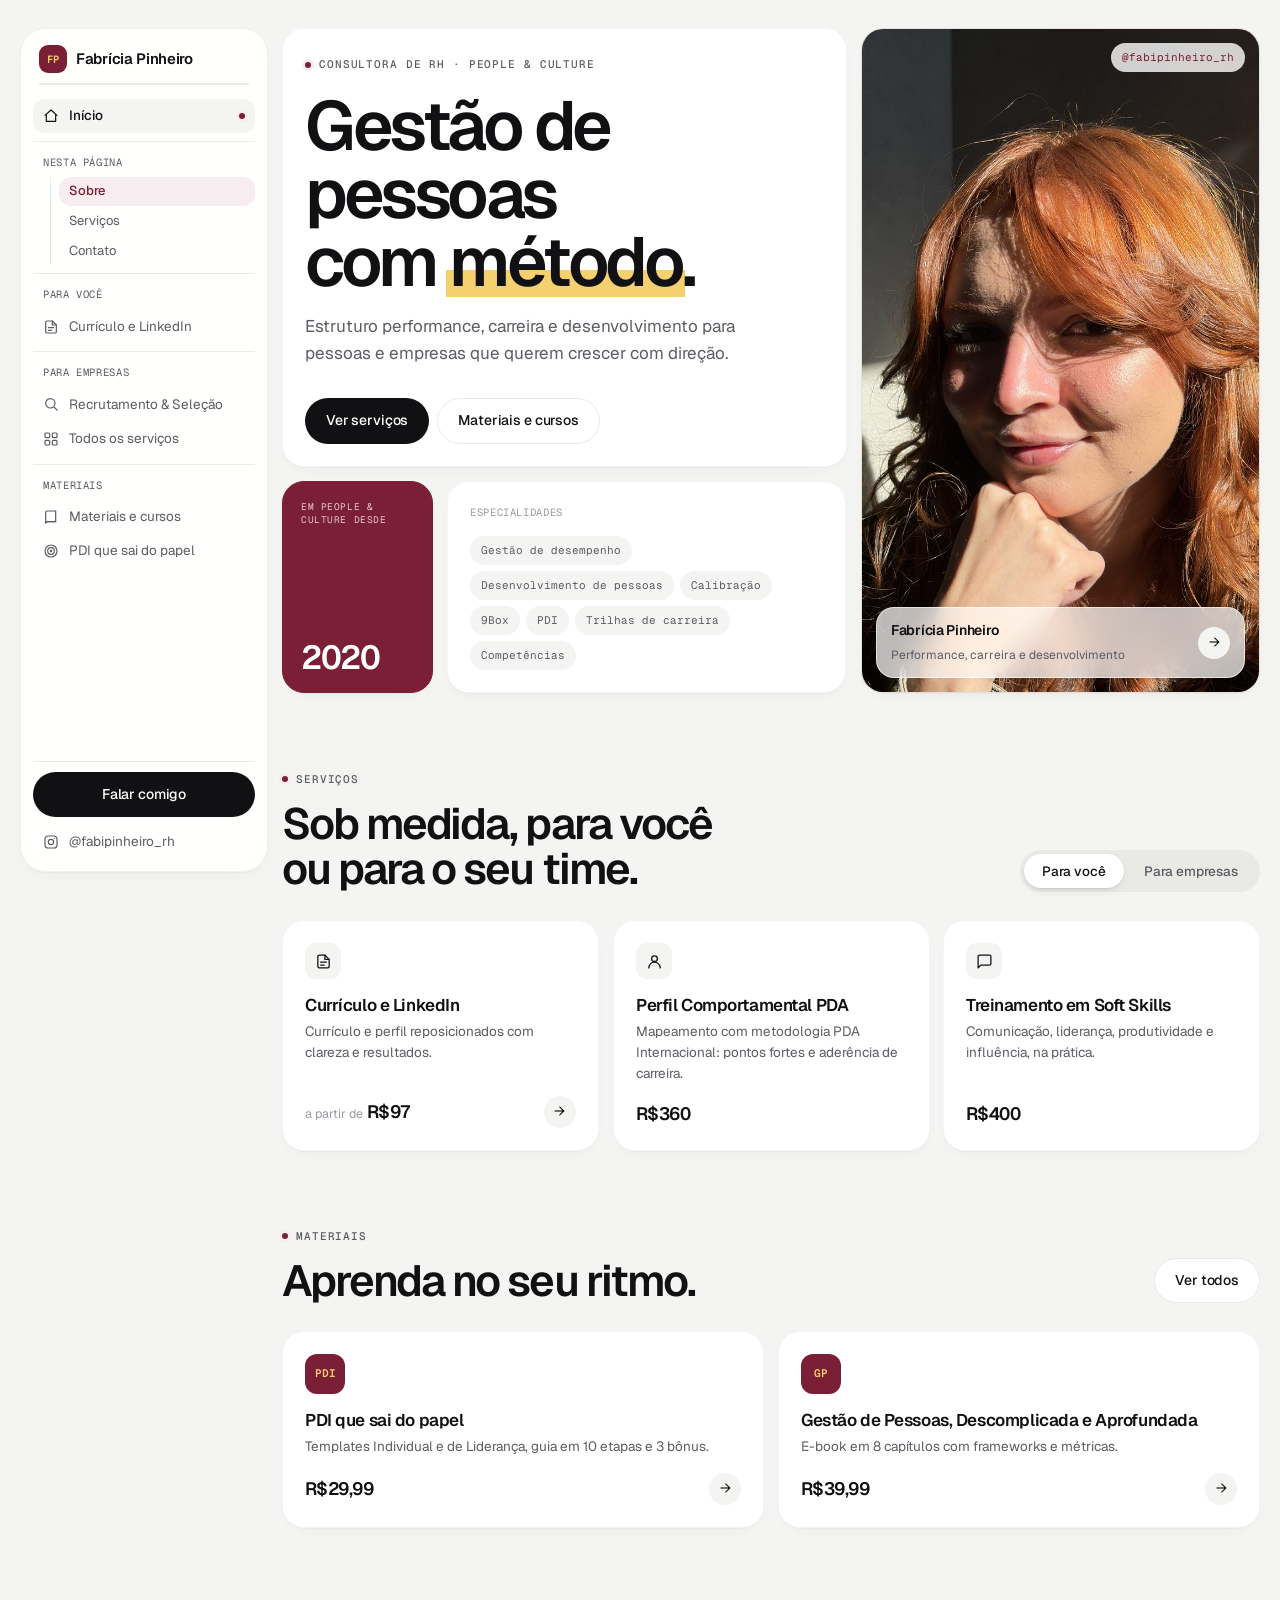
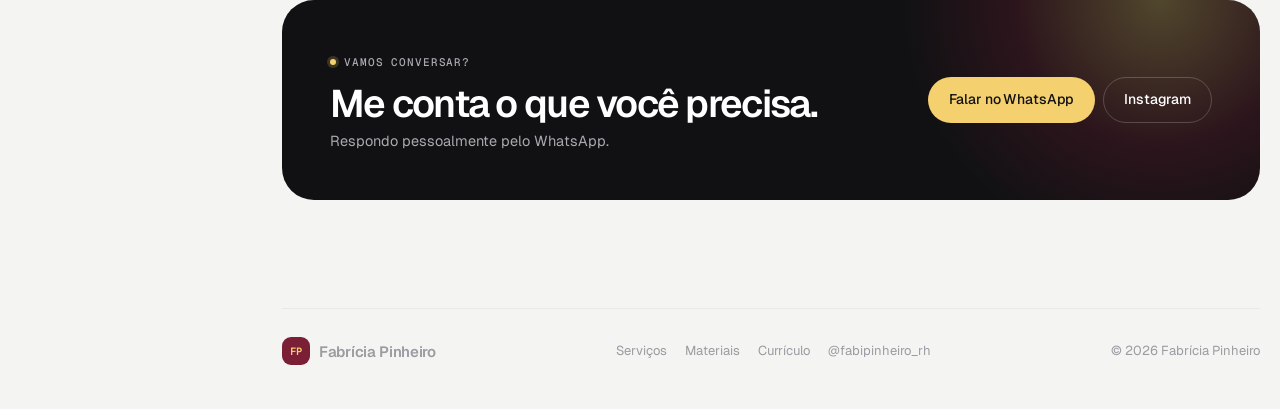
<file: index.html>
<!DOCTYPE html>
<html lang="pt-BR">
<head>
<meta charset="UTF-8">
<meta name="viewport" content="width=device-width, initial-scale=1.0">
<title>Fabrícia Pinheiro | Consultora de RH</title>
<meta name="description" content="Performance, carreira e desenvolvimento de pessoas. Consultoria, treinamentos e materiais de Gestão de Pessoas por Fabrícia Pinheiro.">
<meta name="theme-color" content="#F4F4F2">
<link rel="preconnect" href="https://fonts.googleapis.com">
<link rel="preconnect" href="https://fonts.gstatic.com" crossorigin>
<link href="https://fonts.googleapis.com/css2?family=Geist:wght@400;500;600;700;800&family=Geist+Mono:wght@400;500;600&display=swap" rel="stylesheet">
<link rel="stylesheet" href="style.css?v=bento6">
</head>
<body>

<header class="nav" id="siteNav">
  <div class="wrap nav-inner">
    <a href="index.html" class="logo"><span class="mark">FP</span> Fabrícia Pinheiro</a>
    <nav class="nav-links" aria-label="Principal">
      <a href="#sobre" class="is-active">Sobre</a>
      <a href="#servicos">Serviços</a>
      <a href="materiais.html">Materiais</a>
      <a href="#contato">Contato</a>
    </nav>
    <div class="nav-actions">
      <a href="https://wa.link/imory9" target="_blank" rel="noopener" class="btn btn-wine btn-sm">Falar comigo</a>
      <button class="nav-toggle" aria-label="Abrir menu" aria-expanded="false"><span></span><span></span></button>
    </div>
  </div>
</header>

<!--
  PÁGINA: INÍCIO (index.html) · layout em mosaico (bento)
  1. SOBRE #sobre  2. SERVIÇOS #servicos  3. MATERIAIS  4. CONTATO #contato
-->

<!-- ================= SOBRE (mosaico de abertura) ================= -->
<section class="bento-hero" id="sobre">
  <div class="wrap">
    <div class="bento">
      <div class="card hero-copy s-7 r-2">
        <div>
          <span class="eyebrow">Consultora de RH · People &amp; Culture</span>
          <h1>Gestão de pessoas com <span class="hl">método</span>.</h1>
          <p class="lead">Estruturo performance, carreira e desenvolvimento para pessoas e empresas que querem crescer com direção.</p>
        </div>
        <div class="hero-actions">
          <a href="#servicos" class="btn btn-gold">Ver serviços</a>
          <a href="materiais.html" class="btn btn-outline">Materiais e cursos</a>
        </div>
      </div>

      <div class="card photo-tile s-5 r-3">
        <img src="[data-uri]" alt="Fabrícia Pinheiro, consultora de RH">
        <a href="https://www.instagram.com/fabipinheiro_rh/" target="_blank" rel="noopener" class="handle">@fabipinheiro_rh</a>
        <div class="overlay">
          <div><b>Fabrícia Pinheiro</b><span>Performance, carreira e desenvolvimento</span></div>
          <a href="https://wa.link/imory9" target="_blank" rel="noopener" class="link-arrow" aria-label="Falar no WhatsApp">→</a>
        </div>
      </div>

      <div class="card tile-wine stat-tile s-2">
        <span class="mono-label">Em People &amp; Culture desde</span>
        <div class="num">2020</div>
      </div>

      <div class="card spec-tile s-5">
        <span class="mono-label">Especialidades</span>
        <div class="chips">
          <span class="chip">Gestão de desempenho</span>
          <span class="chip">Desenvolvimento de pessoas</span>
          <span class="chip">Calibração</span>
          <span class="chip">9Box</span>
          <span class="chip">PDI</span>
          <span class="chip">Trilhas de carreira</span>
          <span class="chip">Competências</span>
        </div>
      </div>
    </div>
  </div>
</section>

<!-- ================= SERVIÇOS ================= -->
<section class="section reveal" id="servicos">
  <div class="wrap">
    <div class="section-head row">
      <div>
        <span class="eyebrow">Serviços</span>
        <h2>Sob medida, para você ou para o seu time.</h2>
      </div>
      <div class="tabs" data-tabs role="tablist" style="margin:0;">
        <button class="tab-btn active" data-tab="pf" role="tab" aria-selected="true">Para você</button>
        <button class="tab-btn" data-tab="pj" role="tab" aria-selected="false">Para empresas</button>
      </div>
    </div>

    <!-- PESSOA FÍSICA -->
    <div class="tab-panel active" data-panel="pf">
      <div class="bento">
        <a href="curriculo.html" class="card s-4">
          <div class="icon"><svg viewBox="0 0 24 24" fill="none" stroke="currentColor" stroke-width="1.8" stroke-linecap="round" stroke-linejoin="round"><path d="M14 3H6a2 2 0 0 0-2 2v14a2 2 0 0 0 2 2h12a2 2 0 0 0 2-2V9z"/><path d="M14 3v6h6M8 13h8M8 17h5"/></svg></div>
          <h3>Currículo e LinkedIn</h3>
          <p>Currículo e perfil reposicionados com clareza e resultados.</p>
          <div class="card-foot"><span class="price"><small>a partir de</small>R$97</span><span class="link-arrow">→</span></div>
        </a>
        <div class="card s-4">
          <div class="icon"><svg viewBox="0 0 24 24" fill="none" stroke="currentColor" stroke-width="1.8" stroke-linecap="round" stroke-linejoin="round"><circle cx="12" cy="8" r="4"/><path d="M4 21a8 8 0 0 1 16 0"/></svg></div>
          <h3>Perfil Comportamental PDA</h3>
          <p>Mapeamento com metodologia PDA Internacional: pontos fortes e aderência de carreira.</p>
          <div class="card-foot"><span class="price">R$360</span></div>
        </div>
        <div class="card s-4">
          <div class="icon"><svg viewBox="0 0 24 24" fill="none" stroke="currentColor" stroke-width="1.8" stroke-linecap="round" stroke-linejoin="round"><path d="M21 15a2 2 0 0 1-2 2H7l-4 4V5a2 2 0 0 1 2-2h14a2 2 0 0 1 2 2z"/></svg></div>
          <h3>Treinamento em Soft Skills</h3>
          <p>Comunicação, liderança, produtividade e influência, na prática.</p>
          <div class="card-foot"><span class="price">R$400</span></div>
        </div>
      </div>
    </div>

    <!-- EMPRESAS -->
    <div class="tab-panel" data-panel="pj">
      <div class="bento">
        <div class="card s-4">
          <div class="icon"><svg viewBox="0 0 24 24" fill="none" stroke="currentColor" stroke-width="1.8" stroke-linecap="round" stroke-linejoin="round"><path d="M22 10 12 5 2 10l10 5 10-5z"/><path d="M6 12v5c3 2 9 2 12 0v-5"/></svg></div>
          <h3>Treinamentos personalizados</h3>
          <p>Trilhas e workshops sob medida, do diagnóstico à aplicação.</p>
          <div class="chips" style="margin-top:14px;">
            <span class="chip chip-gold">Diagnóstico</span>
            <span class="chip chip-gold">Workshops</span>
            <span class="chip chip-gold">Trilhas</span>
            <span class="chip chip-gold">In company</span>
            <span class="chip chip-gold">Online</span>
          </div>
        </div>
        <a href="recrutamento.html" class="card s-4"><div class="icon"><svg viewBox="0 0 24 24" fill="none" stroke="currentColor" stroke-width="1.8" stroke-linecap="round" stroke-linejoin="round"><circle cx="11" cy="11" r="7"/><path d="m21 21-4.3-4.3"/></svg></div><h4>Recrutamento &amp; Seleção</h4><p>Critérios claros e contratações mais assertivas.</p><div class="card-foot"><span class="chip chip-gold">PDA opcional</span><span class="link-arrow">→</span></div></a>
        <div class="card s-4"><div class="icon"><svg viewBox="0 0 24 24" fill="none" stroke="currentColor" stroke-width="1.8" stroke-linecap="round" stroke-linejoin="round"><path d="M3 3v18h18"/><path d="m7 15 4-4 3 3 5-6"/></svg></div><h4>Ciclos de Desempenho</h4><p>Avaliação, calibração e 9Box que o time confia.</p></div>
        <div class="card s-4"><div class="icon"><svg viewBox="0 0 24 24" fill="none" stroke="currentColor" stroke-width="1.8" stroke-linecap="round" stroke-linejoin="round"><path d="M4 20h4v-6h4v-4h4V4h4"/></svg></div><h4>Trilhas de Carreira</h4><p>Competências e critérios objetivos de evolução.</p></div>
        <div class="card s-4"><div class="icon"><svg viewBox="0 0 24 24" fill="none" stroke="currentColor" stroke-width="1.8" stroke-linecap="round" stroke-linejoin="round"><path d="M17 21v-2a4 4 0 0 0-4-4H5a4 4 0 0 0-4 4v2"/><circle cx="9" cy="7" r="4"/><path d="M23 21v-2a4 4 0 0 0-3-3.9M16 3.1a4 4 0 0 1 0 7.8"/></svg></div><h4>Lideranças</h4><p>Líderes que dão feedback e desenvolvem pessoas.</p></div>
        <div class="card s-4"><div class="icon"><svg viewBox="0 0 24 24" fill="none" stroke="currentColor" stroke-width="1.8" stroke-linecap="round" stroke-linejoin="round"><circle cx="12" cy="12" r="9"/><circle cx="12" cy="12" r="5"/><circle cx="12" cy="12" r="1"/></svg></div><h4>PDA Assessment</h4><p>Mapeamento comportamental do time para contratar, alocar e desenvolver melhor.</p></div>
        <a href="https://wa.link/imory9" target="_blank" rel="noopener" class="card tile-wine proposal s-12">
          <div><h4>Solicitar proposta</h4><p>Começa com um diagnóstico rápido do seu contexto.</p></div>
          <span class="link-arrow">→</span>
        </a>
      </div>
    </div>
  </div>
</section>

<!-- ================= MATERIAIS ================= -->
<section class="section reveal">
  <div class="wrap">
    <div class="section-head row">
      <div>
        <span class="eyebrow">Materiais</span>
        <h2>Aprenda no seu ritmo.</h2>
      </div>
      <a href="materiais.html" class="btn btn-outline">Ver todos</a>
    </div>
    <div class="bento">
      <a href="pdi.html" class="card s-6">
        <div class="thumb">PDI</div>
        <h3>PDI que sai do papel</h3>
        <p>Templates Individual e de Liderança, guia em 10 etapas e 3 bônus.</p>
        <div class="card-foot"><span class="price">R$29,99</span><span class="link-arrow">→</span></div>
      </a>
      <a href="https://pay.hotmart.com/O107324694D" target="_blank" rel="noopener" class="card s-6">
        <div class="thumb">GP</div>
        <h3>Gestão de Pessoas, Descomplicada e Aprofundada</h3>
        <p>E-book em 8 capítulos com frameworks e métricas.</p>
        <div class="card-foot"><span class="price">R$39,99</span><span class="link-arrow">→</span></div>
      </a>
    </div>
  </div>
</section>

<!-- ================= CONTATO ================= -->
<section class="section reveal" id="contato">
  <div class="wrap">
    <div class="cta-band">
      <div>
        <span class="eyebrow">Vamos conversar?</span>
        <h2>Me conta o que você precisa.</h2>
        <p>Respondo pessoalmente pelo WhatsApp.</p>
      </div>
      <div class="actions">
        <a href="https://wa.link/imory9" target="_blank" rel="noopener" class="btn btn-gold">Falar no WhatsApp</a>
        <a href="https://www.instagram.com/fabipinheiro_rh/" target="_blank" rel="noopener" class="btn btn-outline-light">Instagram</a>
      </div>
    </div>
  </div>
</section>

<footer class="footer">
  <div class="wrap footer-inner">
    <a href="index.html" class="logo"><span class="mark">FP</span> Fabrícia Pinheiro</a>
    <div class="footer-links">
      <a href="#servicos">Serviços</a>
      <a href="materiais.html">Materiais</a>
      <a href="curriculo.html">Currículo</a>
      <a href="https://www.instagram.com/fabipinheiro_rh/" target="_blank" rel="noopener">@fabipinheiro_rh</a>
    </div>
    <span>© <span data-year>2026</span> Fabrícia Pinheiro</span>
  </div>
</footer>

<script src="script.js?v=bento6"></script>
</body>
</html>
</file>
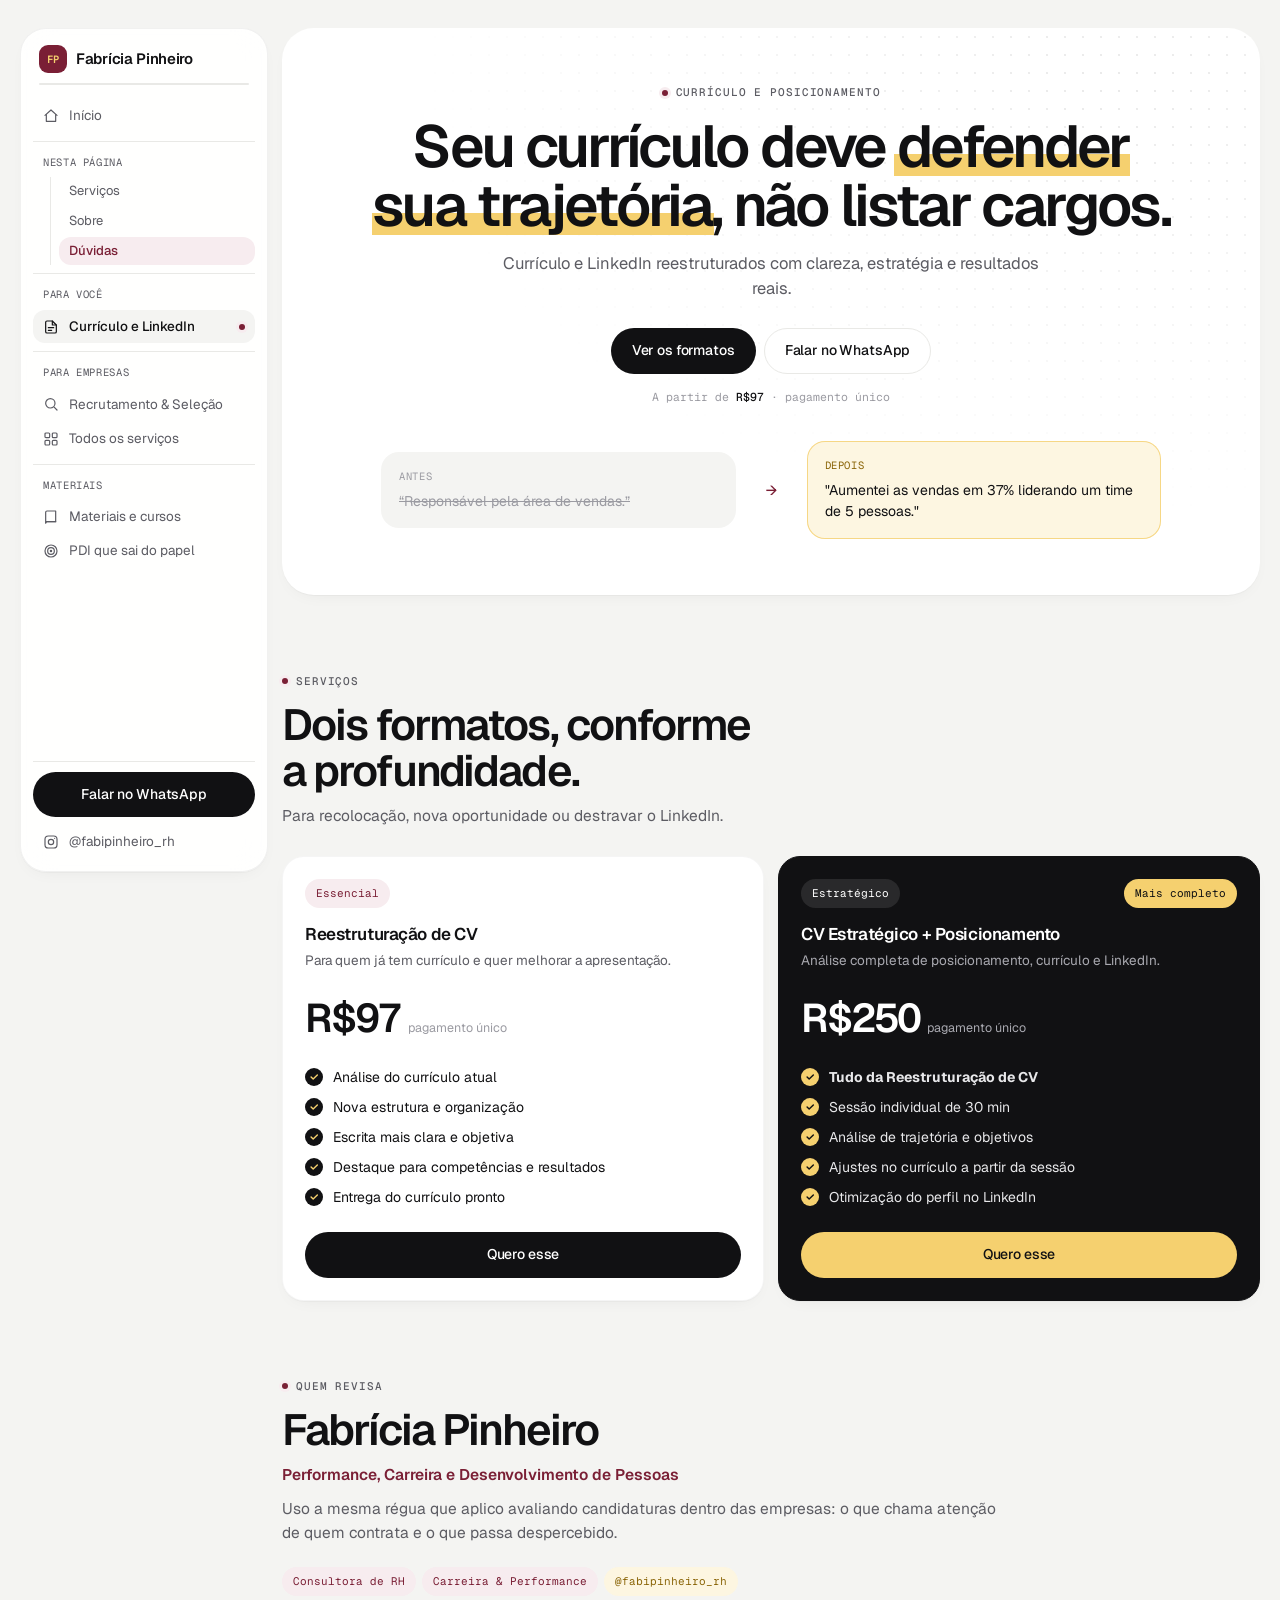
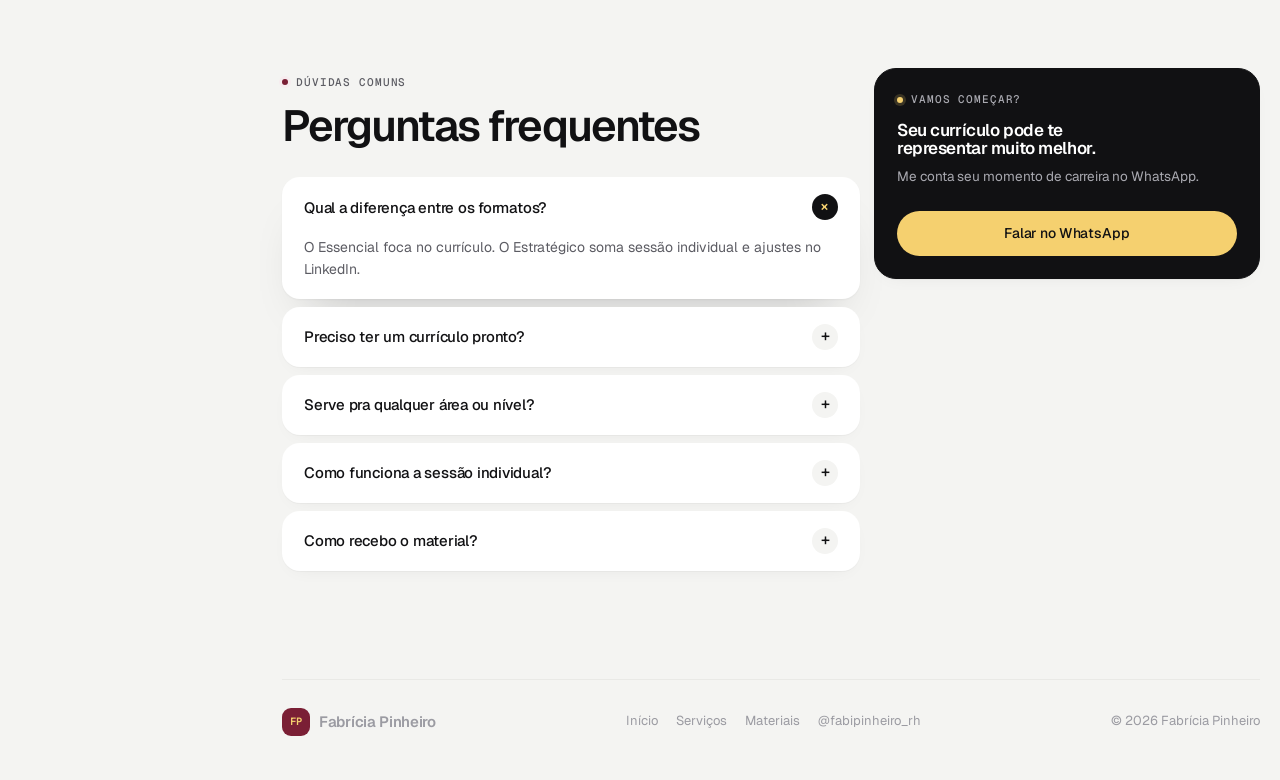
<file: curriculo.html>
<!DOCTYPE html>
<html lang="pt-BR">
<head>
<meta charset="UTF-8">
<meta name="viewport" content="width=device-width, initial-scale=1.0">
<title>Currículo Estratégico | Fabrícia Pinheiro</title>
<meta name="description" content="Reestruturação de currículo e LinkedIn para recolocação e novas oportunidades. A partir de R$97. Por Fabrícia Pinheiro.">
<meta name="theme-color" content="#F4F4F2">
<link rel="preconnect" href="https://fonts.googleapis.com">
<link rel="preconnect" href="https://fonts.gstatic.com" crossorigin>
<link href="https://fonts.googleapis.com/css2?family=Geist:wght@400;500;600;700;800&family=Geist+Mono:wght@400;500;600&display=swap" rel="stylesheet">
<link rel="stylesheet" href="style.css?v=bento6">
</head>
<body>

<header class="nav" id="siteNav">
  <div class="wrap nav-inner">
    <a href="index.html" class="logo"><span class="mark">CV</span> Currículo Estratégico</a>
    <nav class="nav-links" aria-label="Seções">
      <a href="#servicos">Serviços</a>
      <a href="#sobre">Sobre</a>
      <a href="#faq">Dúvidas</a>
      <a href="index.html">Início</a>
    </nav>
    <div class="nav-actions">
      <a href="https://wa.link/vfrqke" target="_blank" rel="noopener" class="btn btn-wine btn-sm">Falar no WhatsApp</a>
      <button class="nav-toggle" aria-label="Abrir menu" aria-expanded="false"><span></span><span></span></button>
    </div>
  </div>
</header>

<!--
  PÁGINA: CURRÍCULO ESTRATÉGICO (curriculo.html)
  1. HERO  2. SERVIÇOS #servicos  3. SOBRE #sobre  4. FAQ + CTA #faq
-->

<!-- ================= HERO ================= -->
<section class="hero">
  <div class="wrap hero-center">
    <span class="eyebrow">Currículo e posicionamento</span>
    <h1>Seu currículo deve <span class="hl">defender sua trajetória</span>, não listar cargos.</h1>
    <p class="lead">Currículo e LinkedIn reestruturados com clareza, estratégia e resultados reais.</p>
    <div class="hero-actions">
      <a href="#servicos" class="btn btn-gold">Ver os formatos</a>
      <a href="https://wa.link/vfrqke" target="_blank" rel="noopener" class="btn btn-outline-light">Falar no WhatsApp</a>
    </div>
    <p class="hero-meta">A partir de <strong>R$97</strong> · pagamento único</p>
    <div class="compare">
      <div class="before"><span class="mono-label">Antes</span><q>Responsável pela área de vendas.</q></div>
      <div class="arrow">→</div>
      <div class="after"><span class="mono-label">Depois</span>"Aumentei as vendas em 37% liderando um time de 5 pessoas."</div>
    </div>
  </div>
</section>

<!-- ================= SERVIÇOS ================= -->
<section class="section alt reveal" id="servicos">
  <div class="wrap">
    <div class="section-head">
      <span class="eyebrow">Serviços</span>
      <h2>Dois formatos, conforme a profundidade.</h2>
      <p>Para recolocação, nova oportunidade ou destravar o LinkedIn.</p>
    </div>
    <div class="grid cols-2">
      <div class="card plan">
        <span class="chip chip-wine" style="align-self:flex-start;">Essencial</span>
        <h3 style="margin-top:18px;">Reestruturação de CV</h3>
        <p>Para quem já tem currículo e quer melhorar a apresentação.</p>
        <div class="price">R$97 <small>pagamento único</small></div>
        <ul class="checks">
          <li>Análise do currículo atual</li>
          <li>Nova estrutura e organização</li>
          <li>Escrita mais clara e objetiva</li>
          <li>Destaque para competências e resultados</li>
          <li>Entrega do currículo pronto</li>
        </ul>
        <a href="https://wa.link/vfrqke" target="_blank" rel="noopener" class="btn btn-wine btn-block">Quero esse</a>
      </div>
      <div class="card plan featured">
        <span class="chip chip-gold ribbon">Mais completo</span>
        <span class="chip" style="align-self:flex-start;background:rgba(255,255,255,.12);border-color:transparent;color:#fff;">Estratégico</span>
        <h3 style="margin-top:18px;">CV Estratégico + Posicionamento</h3>
        <p>Análise completa de posicionamento, currículo e LinkedIn.</p>
        <div class="price">R$250 <small>pagamento único</small></div>
        <ul class="checks">
          <li><strong>Tudo da Reestruturação de CV</strong></li>
          <li>Sessão individual de 30 min</li>
          <li>Análise de trajetória e objetivos</li>
          <li>Ajustes no currículo a partir da sessão</li>
          <li>Otimização do perfil no LinkedIn</li>
        </ul>
        <a href="https://wa.link/vfrqke" target="_blank" rel="noopener" class="btn btn-gold btn-block">Quero esse</a>
      </div>
    </div>
  </div>
</section>

<!-- ================= SOBRE ================= -->
<section class="section reveal" id="sobre">
  <div class="wrap">
    <div class="section-head" style="margin-bottom:0;max-width:720px;">
      <span class="eyebrow">Quem revisa</span>
      <h2>Fabrícia Pinheiro</h2>
      <p style="color:var(--wine);font-weight:600;">Performance, Carreira e Desenvolvimento de Pessoas</p>
      <p>Uso a mesma régua que aplico avaliando candidaturas dentro das empresas: o que chama atenção de quem contrata e o que passa despercebido.</p>
      <div class="chips" style="margin-top:22px;">
        <span class="chip chip-wine">Consultora de RH</span>
        <span class="chip chip-wine">Carreira &amp; Performance</span>
        <a href="https://www.instagram.com/fabipinheiro_rh/" target="_blank" rel="noopener" class="chip chip-gold">@fabipinheiro_rh</a>
      </div>
    </div>
  </div>
</section>

<!-- ================= FAQ + CTA ================= -->
<section class="section alt reveal" id="faq">
  <div class="wrap faq-grid">
    <div>
      <div class="section-head">
        <span class="eyebrow">Dúvidas comuns</span>
        <h2>Perguntas frequentes</h2>
      </div>
      <div class="faq">
        <details open>
          <summary>Qual a diferença entre os formatos?</summary>
          <p>O Essencial foca no currículo. O Estratégico soma sessão individual e ajustes no LinkedIn.</p>
        </details>
        <details>
          <summary>Preciso ter um currículo pronto?</summary>
          <p>Sim, mesmo que simples. A partir dele eu reestruturo conteúdo e apresentação.</p>
        </details>
        <details>
          <summary>Serve pra qualquer área ou nível?</summary>
          <p>Sim, da primeira recolocação a posições seniores.</p>
        </details>
        <details>
          <summary>Como funciona a sessão individual?</summary>
          <p>30 minutos sobre trajetória, objetivos e momento de carreira. Depois ajusto currículo e LinkedIn.</p>
        </details>
        <details>
          <summary>Como recebo o material?</summary>
          <p>Em arquivo editável. Prazo e formato são combinados no atendimento.</p>
        </details>
      </div>
    </div>
    <div class="card sticky-card">
      <span class="eyebrow">Vamos começar?</span>
      <h3>Seu currículo pode te representar muito melhor.</h3>
      <p>Me conta seu momento de carreira no WhatsApp.</p>
      <a href="https://wa.link/vfrqke" target="_blank" rel="noopener" class="btn btn-gold btn-block">Falar no WhatsApp</a>
    </div>
  </div>
</section>

<footer class="footer">
  <div class="wrap footer-inner">
    <a href="index.html" class="logo"><span class="mark">FP</span> Fabrícia Pinheiro</a>
    <div class="footer-links">
      <a href="index.html">Início</a>
      <a href="index.html#servicos">Serviços</a>
      <a href="materiais.html">Materiais</a>
      <a href="https://www.instagram.com/fabipinheiro_rh/" target="_blank" rel="noopener">@fabipinheiro_rh</a>
    </div>
    <span>© <span data-year>2026</span> Fabrícia Pinheiro</span>
  </div>
</footer>

<script src="script.js?v=bento6"></script>
</body>
</html>
</file>
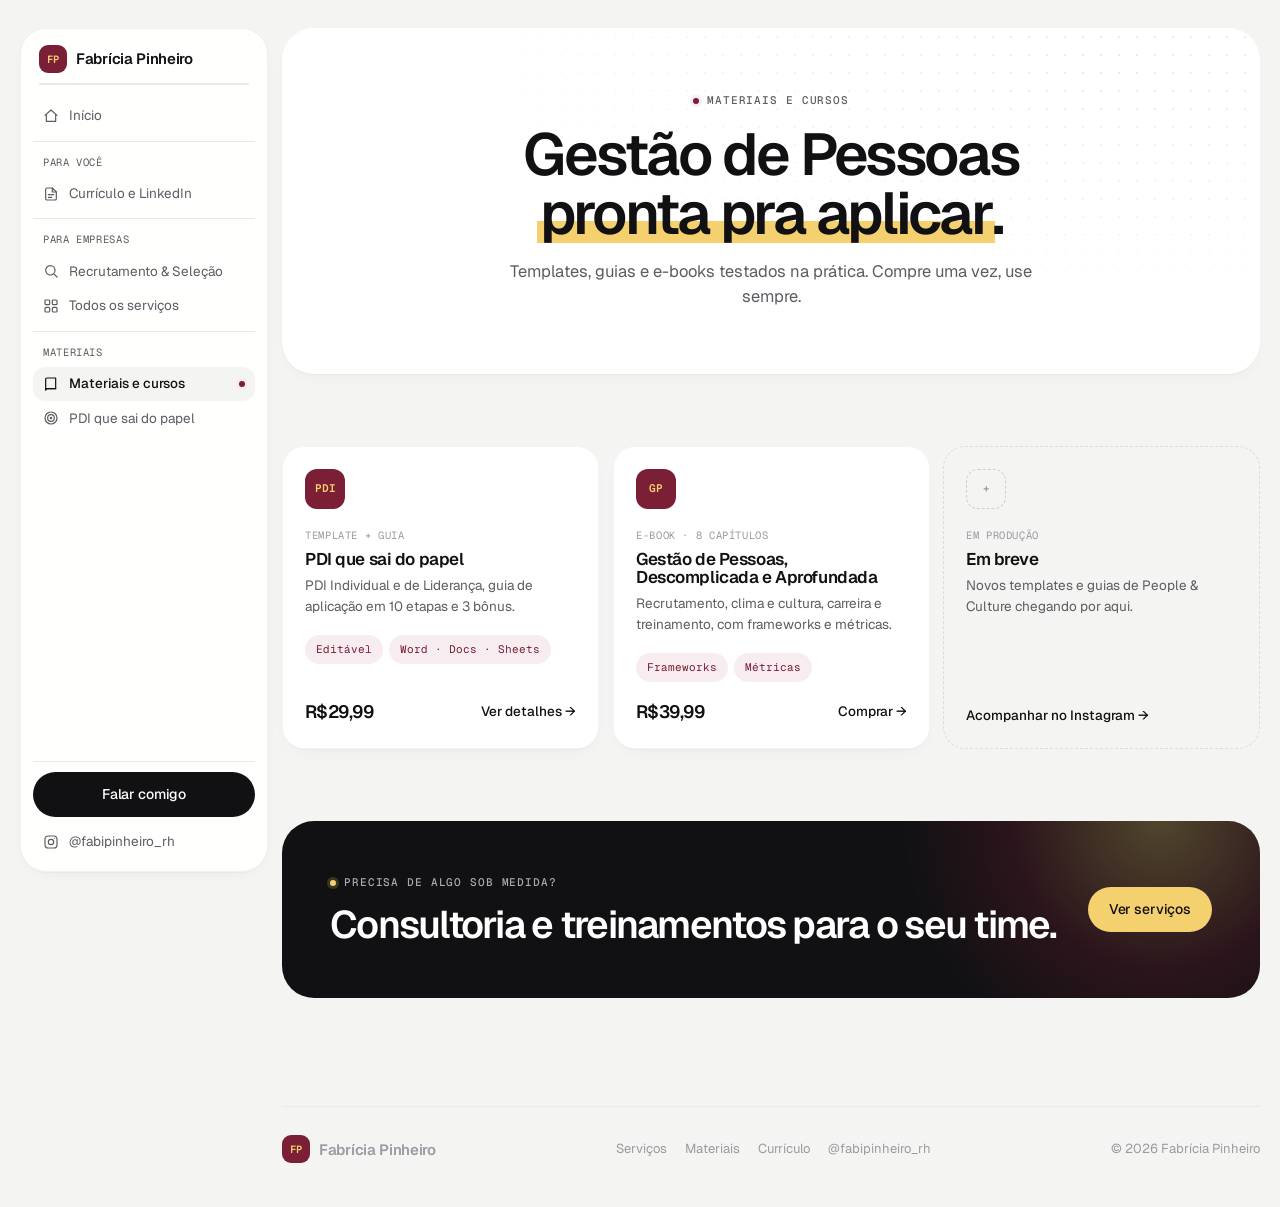
<file: materiais.html>
<!DOCTYPE html>
<html lang="pt-BR">
<head>
<meta charset="UTF-8">
<meta name="viewport" content="width=device-width, initial-scale=1.0">
<title>Materiais e Cursos | Fabrícia Pinheiro</title>
<meta name="description" content="Templates, guias e e-books para aplicar Gestão de Pessoas no dia a dia. Por Fabrícia Pinheiro.">
<meta name="theme-color" content="#F4F4F2">
<link rel="preconnect" href="https://fonts.googleapis.com">
<link rel="preconnect" href="https://fonts.gstatic.com" crossorigin>
<link href="https://fonts.googleapis.com/css2?family=Geist:wght@400;500;600;700;800&family=Geist+Mono:wght@400;500;600&display=swap" rel="stylesheet">
<link rel="stylesheet" href="style.css?v=bento6">
</head>
<body>

<header class="nav" id="siteNav">
  <div class="wrap nav-inner">
    <a href="index.html" class="logo"><span class="mark">FP</span> Fabrícia Pinheiro</a>
    <nav class="nav-links" aria-label="Principal">
      <a href="index.html#sobre">Sobre</a>
      <a href="index.html#servicos">Serviços</a>
      <a href="materiais.html" class="is-active">Materiais</a>
      <a href="index.html#contato">Contato</a>
    </nav>
    <div class="nav-actions">
      <a href="https://wa.link/imory9" target="_blank" rel="noopener" class="btn btn-wine btn-sm">Falar comigo</a>
      <button class="nav-toggle" aria-label="Abrir menu" aria-expanded="false"><span></span><span></span></button>
    </div>
  </div>
</header>

<!-- PÁGINA: MATERIAIS E CURSOS (materiais.html) · vitrine de produtos -->

<section class="hero page-hero">
  <div class="wrap hero-center">
    <span class="eyebrow">Materiais e cursos</span>
    <h1>Gestão de Pessoas <span class="hl">pronta pra aplicar</span>.</h1>
    <p class="lead">Templates, guias e e-books testados na prática. Compre uma vez, use sempre.</p>
  </div>
</section>

<section class="section reveal" id="produtos">
  <div class="wrap">
    <div class="grid cols-3">
      <a href="pdi.html" class="card">
        <div class="thumb">PDI</div>
        <span class="mono-label">Template + guia</span>
        <h3 style="margin-top:8px;">PDI que sai do papel</h3>
        <p>PDI Individual e de Liderança, guia de aplicação em 10 etapas e 3 bônus.</p>
        <div class="chips" style="margin-top:18px;"><span class="chip chip-wine">Editável</span><span class="chip chip-wine">Word · Docs · Sheets</span></div>
        <div class="card-foot"><span class="price">R$29,99</span><span class="link-arrow text">Ver detalhes →</span></div>
      </a>
      <a href="https://pay.hotmart.com/O107324694D" target="_blank" rel="noopener" class="card">
        <div class="thumb">GP</div>
        <span class="mono-label">E-book · 8 capítulos</span>
        <h3 style="margin-top:8px;">Gestão de Pessoas, Descomplicada e Aprofundada</h3>
        <p>Recrutamento, clima e cultura, carreira e treinamento, com frameworks e métricas.</p>
        <div class="chips" style="margin-top:18px;"><span class="chip chip-wine">Frameworks</span><span class="chip chip-wine">Métricas</span></div>
        <div class="card-foot"><span class="price">R$39,99</span><span class="link-arrow text">Comprar →</span></div>
      </a>
      <div class="card muted">
        <div class="thumb soon">+</div>
        <span class="mono-label">Em produção</span>
        <h3 style="margin-top:8px;">Em breve</h3>
        <p>Novos templates e guias de People &amp; Culture chegando por aqui.</p>
        <div class="card-foot"><a href="https://www.instagram.com/fabipinheiro_rh/" target="_blank" rel="noopener" class="link-arrow text">Acompanhar no Instagram →</a></div>
      </div>
    </div>
  </div>
</section>

<section class="section reveal">
  <div class="wrap">
    <div class="cta-band">
      <div>
        <span class="eyebrow">Precisa de algo sob medida?</span>
        <h2>Consultoria e treinamentos para o seu time.</h2>
      </div>
      <div class="actions">
        <a href="index.html#servicos" class="btn btn-gold">Ver serviços</a>
      </div>
    </div>
  </div>
</section>

<footer class="footer">
  <div class="wrap footer-inner">
    <a href="index.html" class="logo"><span class="mark">FP</span> Fabrícia Pinheiro</a>
    <div class="footer-links">
      <a href="index.html#servicos">Serviços</a>
      <a href="materiais.html">Materiais</a>
      <a href="curriculo.html">Currículo</a>
      <a href="https://www.instagram.com/fabipinheiro_rh/" target="_blank" rel="noopener">@fabipinheiro_rh</a>
    </div>
    <span>© <span data-year>2026</span> Fabrícia Pinheiro</span>
  </div>
</footer>

<script src="script.js?v=bento6"></script>
</body>
</html>
</file>
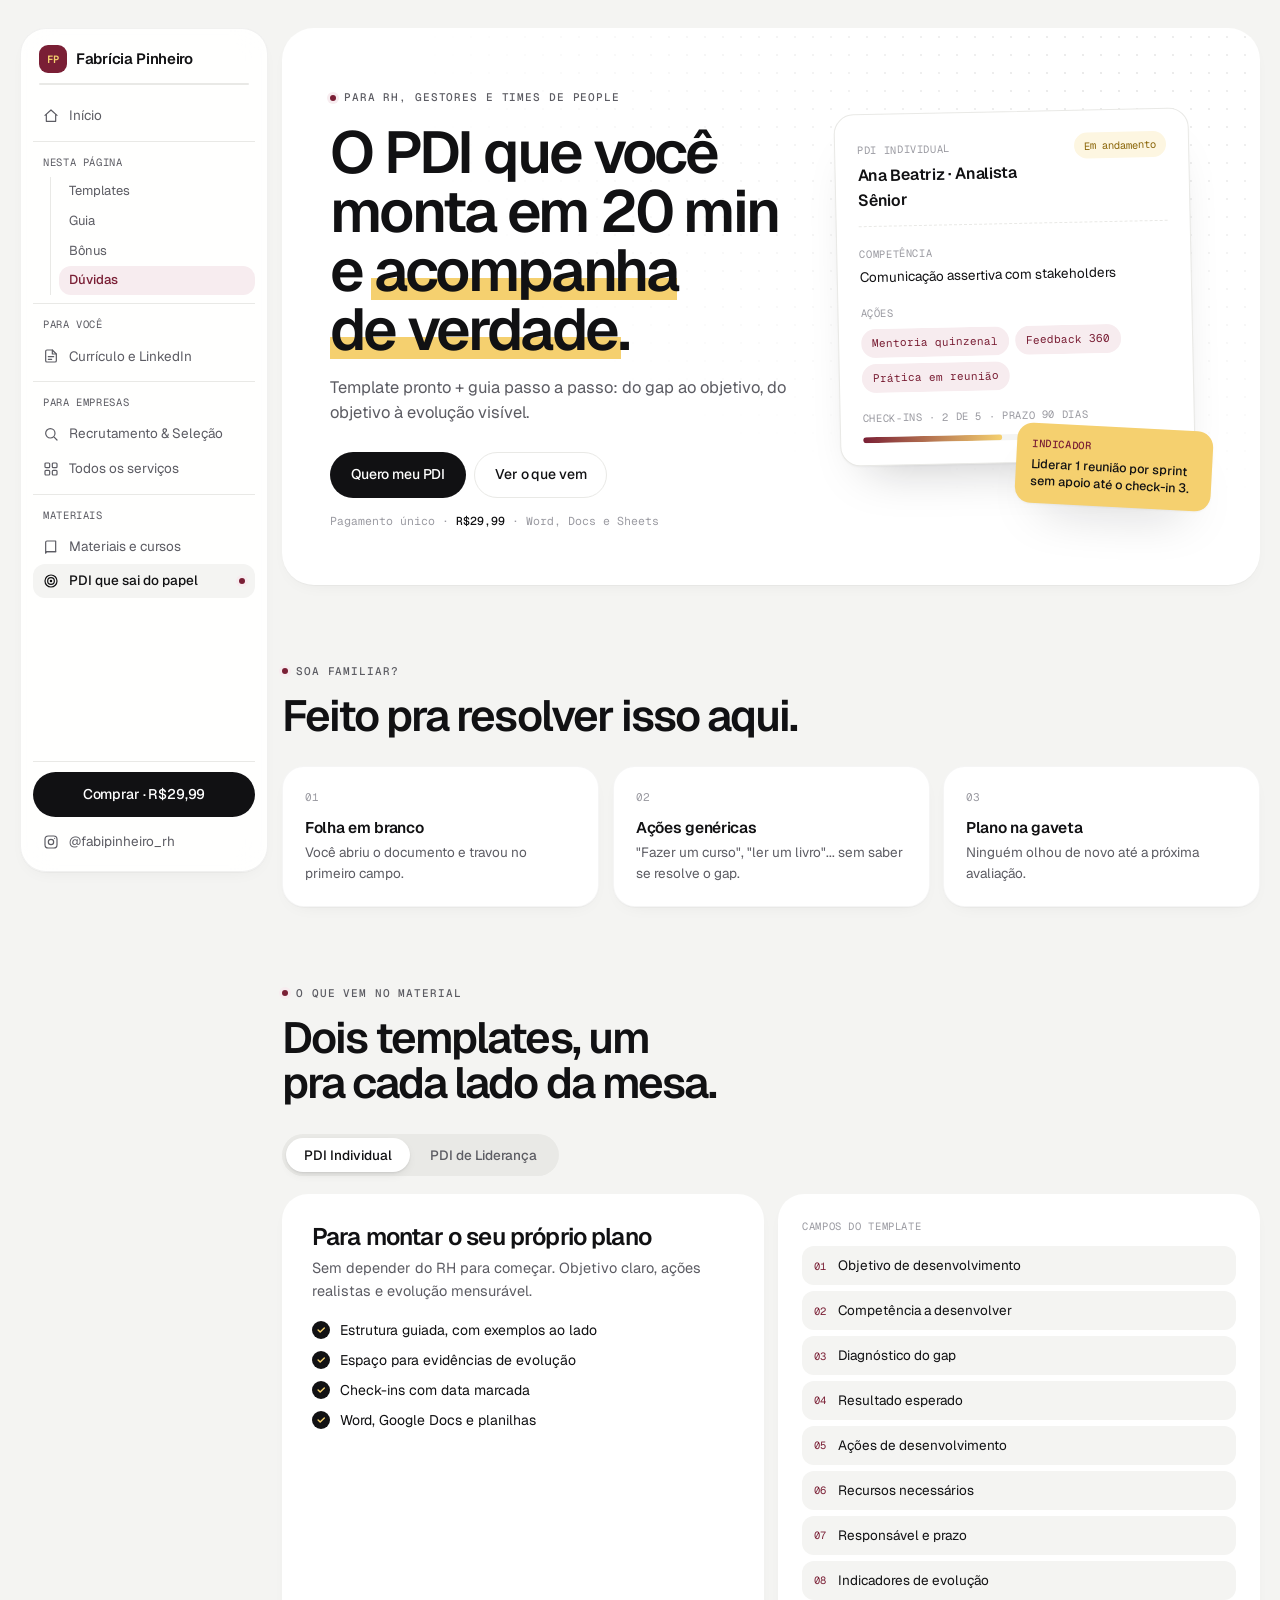
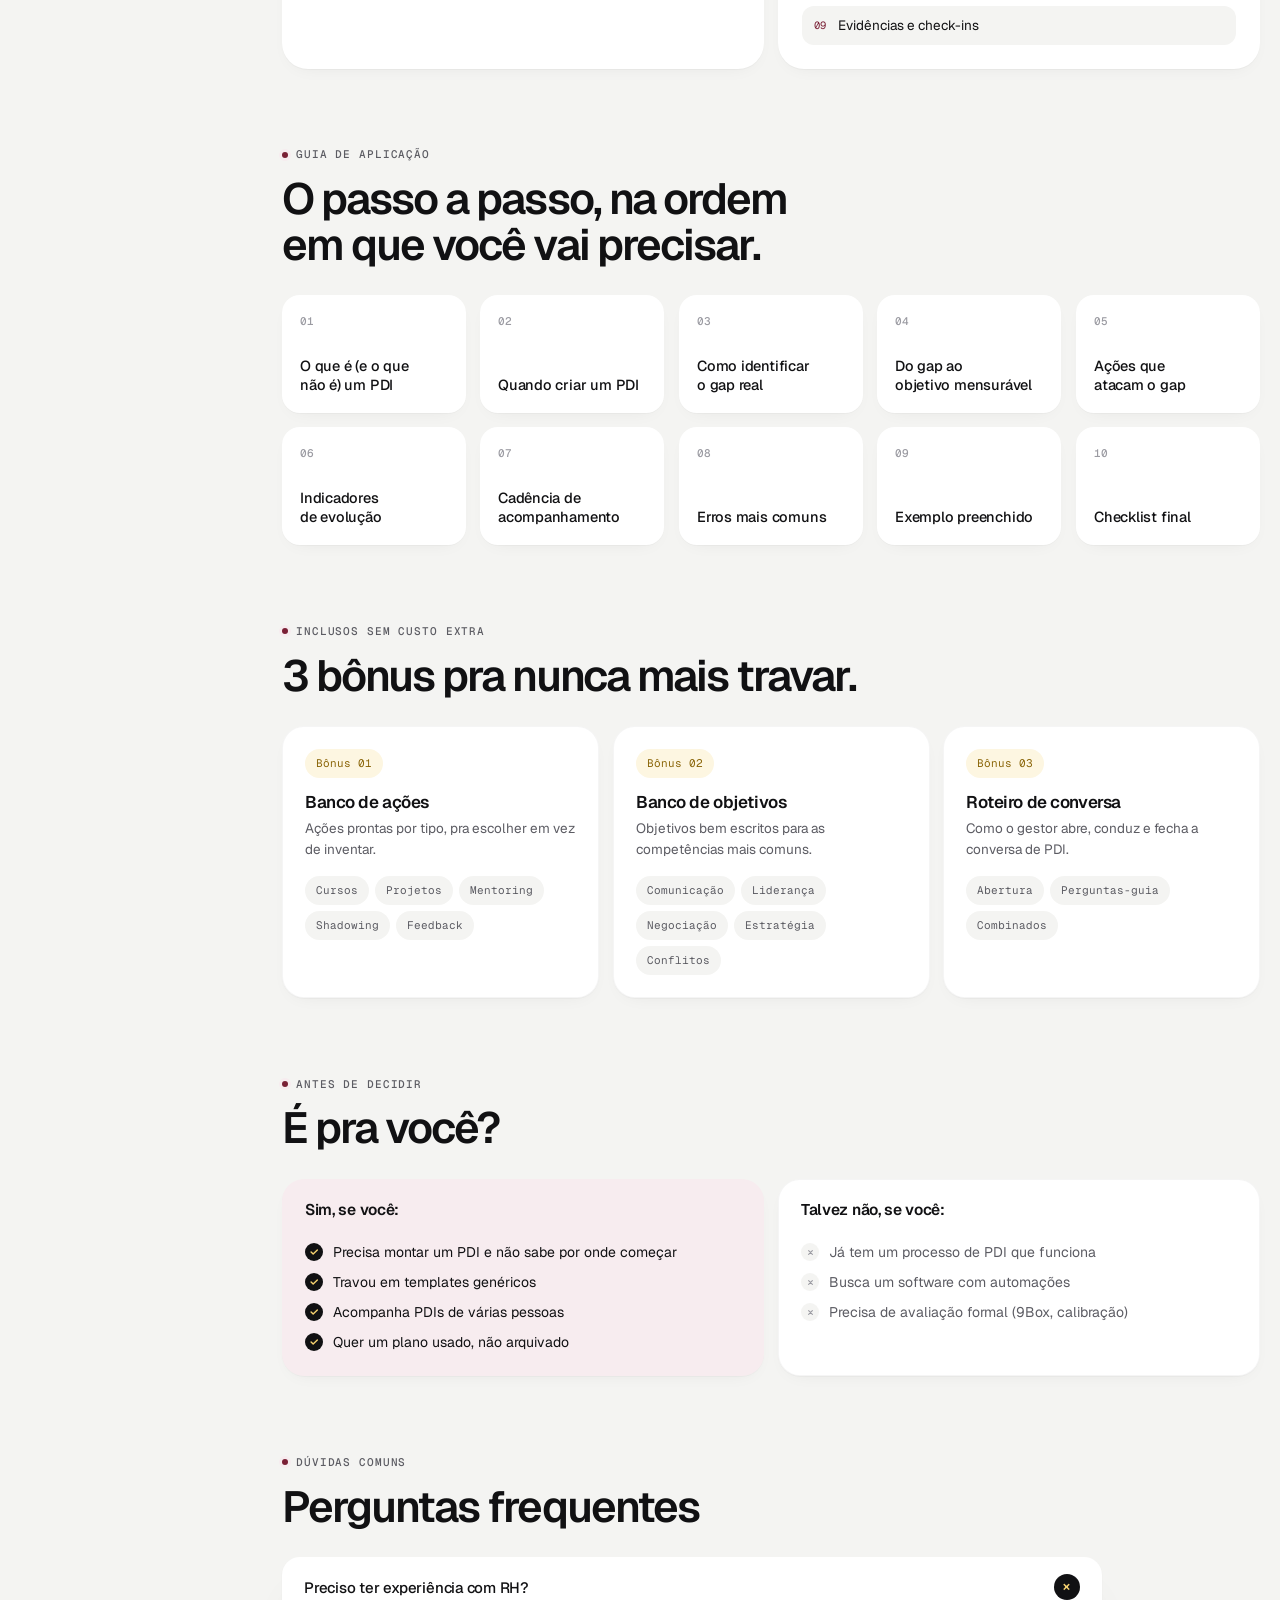
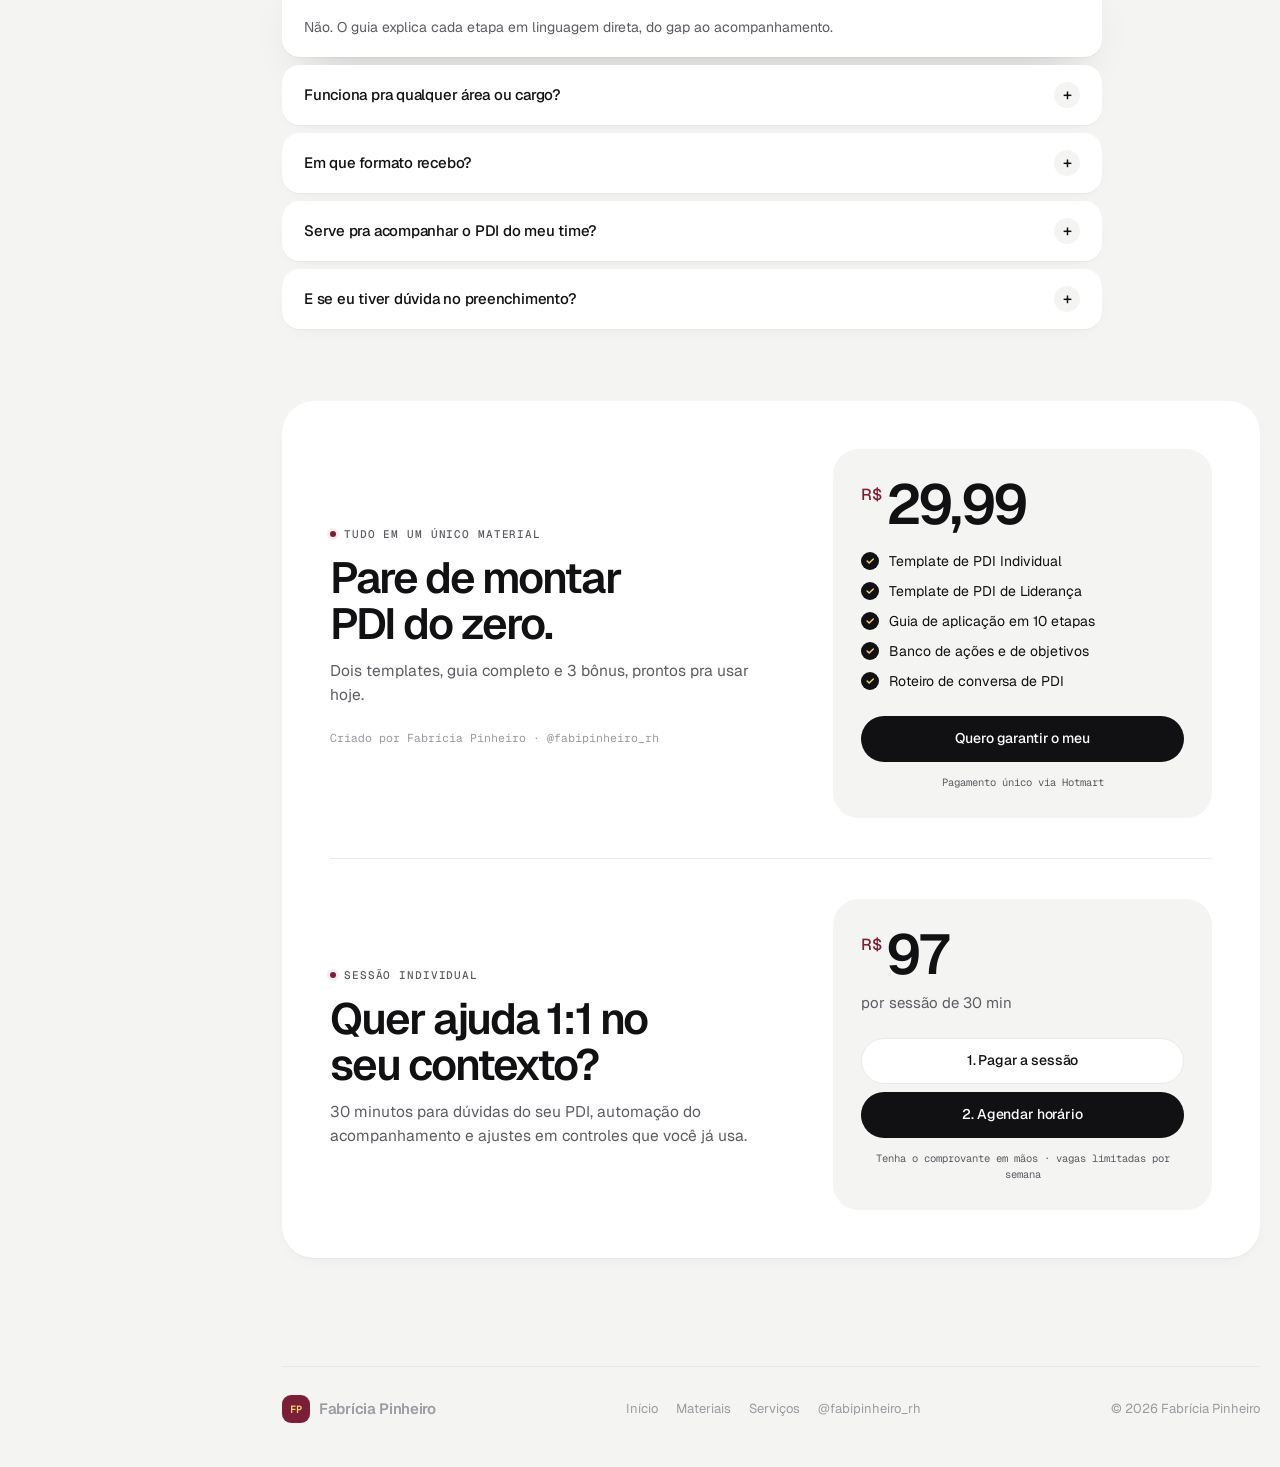
<file: pdi.html>
<!DOCTYPE html>
<html lang="pt-BR">
<head>
<meta charset="UTF-8">
<meta name="viewport" content="width=device-width, initial-scale=1.0">
<title>PDI que sai do papel | Template + Guia de Aplicação</title>
<meta name="description" content="Template de PDI Individual e de Liderança + guia de aplicação passo a passo + 3 bônus. Por R$29,99. Criado por Fabrícia Pinheiro.">
<meta name="theme-color" content="#F4F4F2">
<link rel="preconnect" href="https://fonts.googleapis.com">
<link rel="preconnect" href="https://fonts.gstatic.com" crossorigin>
<link href="https://fonts.googleapis.com/css2?family=Geist:wght@400;500;600;700;800&family=Geist+Mono:wght@400;500;600&display=swap" rel="stylesheet">
<link rel="stylesheet" href="style.css?v=bento6">
</head>
<body>

<header class="nav" id="siteNav">
  <div class="wrap nav-inner">
    <a href="index.html" class="logo"><span class="mark">PDI</span> que sai do papel</a>
    <nav class="nav-links" aria-label="Seções">
      <a href="#templates">Templates</a>
      <a href="#guia">Guia</a>
      <a href="#bonus">Bônus</a>
      <a href="#faq">Dúvidas</a>
      <a href="materiais.html">Materiais</a>
    </nav>
    <div class="nav-actions">
      <a href="https://pay.hotmart.com/P107320865B" target="_blank" rel="noopener" class="btn btn-gold btn-sm">Comprar · R$29,99</a>
      <button class="nav-toggle" aria-label="Abrir menu" aria-expanded="false"><span></span><span></span></button>
    </div>
  </div>
</header>

<!--
  PÁGINA: PRODUTO "PDI QUE SAI DO PAPEL" (pdi.html)
  1. HERO  2. DORES  3. TEMPLATES #templates  4. GUIA #guia  5. BÔNUS #bonus
  6. PRA QUEM É  7. FAQ #faq  8. COMPRA #comprar + SESSÃO 1:1 #consultoria
-->

<!-- ================= HERO ================= -->
<section class="hero">
  <div class="wrap hero-grid">
    <div>
      <span class="eyebrow">Para RH, gestores e times de People</span>
      <h1>O PDI que você monta em 20 min e <span class="hl">acompanha de verdade</span>.</h1>
      <p class="lead">Template pronto + guia passo a passo: do gap ao objetivo, do objetivo à evolução visível.</p>
      <div class="hero-actions">
        <a href="https://pay.hotmart.com/P107320865B" target="_blank" rel="noopener" class="btn btn-gold">Quero meu PDI</a>
        <a href="#templates" class="btn btn-outline-light">Ver o que vem</a>
      </div>
      <p class="hero-meta">Pagamento único · <strong>R$29,99</strong> · Word, Docs e Sheets</p>
    </div>

    <div class="mock-stage" aria-hidden="true">
      <div class="mock-card">
        <div class="mock-head">
          <div>
            <span class="mono-label">PDI Individual</span>
            <div class="mock-title">Ana Beatriz · Analista Sênior</div>
          </div>
          <span class="status">Em andamento</span>
        </div>
        <div class="mock-field">
          <span class="mono-label">Competência</span>
          <div class="v">Comunicação assertiva com stakeholders</div>
        </div>
        <div class="mock-field">
          <span class="mono-label">Ações</span>
          <div class="chips"><span class="chip chip-wine">Mentoria quinzenal</span><span class="chip chip-wine">Feedback 360</span><span class="chip chip-wine">Prática em reunião</span></div>
        </div>
        <div class="mock-field" style="margin-bottom:0;">
          <span class="mono-label">Check-ins · 2 de 5 · prazo 90 dias</span>
          <div class="progress"><i></i></div>
        </div>
      </div>
      <div class="note"><span class="mono-label">Indicador</span>Liderar 1 reunião por sprint sem apoio até o check-in 3.</div>
    </div>
  </div>
</section>

<!-- ================= DORES ================= -->
<section class="section reveal">
  <div class="wrap">
    <div class="section-head">
      <span class="eyebrow">Soa familiar?</span>
      <h2>Feito pra resolver isso aqui.</h2>
    </div>
    <div class="grid cols-3">
      <div class="card"><span class="idx">01</span><h4>Folha em branco</h4><p>Você abriu o documento e travou no primeiro campo.</p></div>
      <div class="card"><span class="idx">02</span><h4>Ações genéricas</h4><p>"Fazer um curso", "ler um livro"... sem saber se resolve o gap.</p></div>
      <div class="card"><span class="idx">03</span><h4>Plano na gaveta</h4><p>Ninguém olhou de novo até a próxima avaliação.</p></div>
    </div>
  </div>
</section>

<!-- ================= TEMPLATES ================= -->
<section class="section alt reveal" id="templates">
  <div class="wrap">
    <div class="section-head">
      <span class="eyebrow">O que vem no material</span>
      <h2>Dois templates, um pra cada lado da mesa.</h2>
    </div>

    <div class="tabs" data-tabs role="tablist">
      <button class="tab-btn active" data-tab="individual" role="tab" aria-selected="true">PDI Individual</button>
      <button class="tab-btn" data-tab="lideranca" role="tab" aria-selected="false">PDI de Liderança</button>
    </div>

    <div class="tab-panel active" data-panel="individual">
      <div class="split">
        <div>
          <h3>Para montar o seu próprio plano</h3>
          <p>Sem depender do RH para começar. Objetivo claro, ações realistas e evolução mensurável.</p>
          <ul class="checks">
            <li>Estrutura guiada, com exemplos ao lado</li>
            <li>Espaço para evidências de evolução</li>
            <li>Check-ins com data marcada</li>
            <li>Word, Google Docs e planilhas</li>
          </ul>
        </div>
        <div class="panel-box">
          <span class="mono-label">Campos do template</span>
          <ol class="field-list">
            <li>Objetivo de desenvolvimento</li>
            <li>Competência a desenvolver</li>
            <li>Diagnóstico do gap</li>
            <li>Resultado esperado</li>
            <li>Ações de desenvolvimento</li>
            <li>Recursos necessários</li>
            <li>Responsável e prazo</li>
            <li>Indicadores de evolução</li>
            <li>Evidências e check-ins</li>
          </ol>
        </div>
      </div>
    </div>

    <div class="tab-panel" data-panel="lideranca">
      <div class="split">
        <div>
          <h3>Para gestores acompanharem o time</h3>
          <p>A mesma lógica, com visão consolidada de todos os PDIs e o que pede atenção no próximo 1:1.</p>
          <ul class="checks">
            <li>Painel com status de cada pessoa</li>
            <li>Observações do gestor por check-in</li>
            <li>Sinal de risco: parado, sem evidência, atrasado</li>
            <li>Pronto para os rituais de People</li>
          </ul>
        </div>
        <div class="panel-box">
          <span class="mono-label">Campos do template</span>
          <ol class="field-list">
            <li>Visão geral e status por pessoa</li>
            <li>Objetivo e gap de cada colaborador</li>
            <li>Ações combinadas e responsáveis</li>
            <li>Indicadores e prazos por PDI</li>
            <li>Check-ins e evidências</li>
            <li>Status: em dia / atenção / parado</li>
            <li>Notas da conversa 1:1</li>
          </ol>
        </div>
      </div>
    </div>
  </div>
</section>

<!-- ================= GUIA ================= -->
<section class="section reveal" id="guia">
  <div class="wrap">
    <div class="section-head">
      <span class="eyebrow">Guia de aplicação</span>
      <h2>O passo a passo, na ordem em que você vai precisar.</h2>
    </div>
    <div class="steps">
      <div class="step"><b>01</b><h4>O que é (e o que não é) um PDI</h4></div>
      <div class="step"><b>02</b><h4>Quando criar um PDI</h4></div>
      <div class="step"><b>03</b><h4>Como identificar o gap real</h4></div>
      <div class="step"><b>04</b><h4>Do gap ao objetivo mensurável</h4></div>
      <div class="step"><b>05</b><h4>Ações que atacam o gap</h4></div>
      <div class="step"><b>06</b><h4>Indicadores de evolução</h4></div>
      <div class="step"><b>07</b><h4>Cadência de acompanhamento</h4></div>
      <div class="step"><b>08</b><h4>Erros mais comuns</h4></div>
      <div class="step"><b>09</b><h4>Exemplo preenchido</h4></div>
      <div class="step"><b>10</b><h4>Checklist final</h4></div>
    </div>
  </div>
</section>

<!-- ================= BÔNUS ================= -->
<section class="section alt reveal" id="bonus">
  <div class="wrap">
    <div class="section-head">
      <span class="eyebrow">Inclusos sem custo extra</span>
      <h2>3 bônus pra nunca mais travar.</h2>
    </div>
    <div class="grid cols-3">
      <div class="card">
        <span class="chip chip-gold" style="align-self:flex-start;margin-bottom:16px;">Bônus 01</span>
        <h3>Banco de ações</h3>
        <p>Ações prontas por tipo, pra escolher em vez de inventar.</p>
        <div class="chips"><span class="chip">Cursos</span><span class="chip">Projetos</span><span class="chip">Mentoring</span><span class="chip">Shadowing</span><span class="chip">Feedback</span></div>
      </div>
      <div class="card">
        <span class="chip chip-gold" style="align-self:flex-start;margin-bottom:16px;">Bônus 02</span>
        <h3>Banco de objetivos</h3>
        <p>Objetivos bem escritos para as competências mais comuns.</p>
        <div class="chips"><span class="chip">Comunicação</span><span class="chip">Liderança</span><span class="chip">Negociação</span><span class="chip">Estratégia</span><span class="chip">Conflitos</span></div>
      </div>
      <div class="card">
        <span class="chip chip-gold" style="align-self:flex-start;margin-bottom:16px;">Bônus 03</span>
        <h3>Roteiro de conversa</h3>
        <p>Como o gestor abre, conduz e fecha a conversa de PDI.</p>
        <div class="chips"><span class="chip">Abertura</span><span class="chip">Perguntas-guia</span><span class="chip">Combinados</span></div>
      </div>
    </div>
  </div>
</section>

<!-- ================= PRA QUEM É ================= -->
<section class="section reveal">
  <div class="wrap">
    <div class="section-head">
      <span class="eyebrow">Antes de decidir</span>
      <h2>É pra você?</h2>
    </div>
    <div class="grid cols-2">
      <div class="card" style="background:var(--wine-light);border-color:transparent;">
        <h4>Sim, se você:</h4>
        <ul class="checks">
          <li>Precisa montar um PDI e não sabe por onde começar</li>
          <li>Travou em templates genéricos</li>
          <li>Acompanha PDIs de várias pessoas</li>
          <li>Quer um plano usado, não arquivado</li>
        </ul>
      </div>
      <div class="card">
        <h4>Talvez não, se você:</h4>
        <ul class="checks no">
          <li>Já tem um processo de PDI que funciona</li>
          <li>Busca um software com automações</li>
          <li>Precisa de avaliação formal (9Box, calibração)</li>
        </ul>
      </div>
    </div>
  </div>
</section>

<!-- ================= FAQ ================= -->
<section class="section alt reveal" id="faq">
  <div class="wrap">
    <div class="section-head">
      <span class="eyebrow">Dúvidas comuns</span>
      <h2>Perguntas frequentes</h2>
    </div>
    <div class="faq" style="max-width:820px;">
      <details open>
        <summary>Preciso ter experiência com RH?</summary>
        <p>Não. O guia explica cada etapa em linguagem direta, do gap ao acompanhamento.</p>
      </details>
      <details>
        <summary>Funciona pra qualquer área ou cargo?</summary>
        <p>Sim. Os campos se adaptam a qualquer competência, área ou senioridade.</p>
      </details>
      <details>
        <summary>Em que formato recebo?</summary>
        <p>Templates editáveis (Word e Google Docs), planilha de check-ins e guia em PDF.</p>
      </details>
      <details>
        <summary>Serve pra acompanhar o PDI do meu time?</summary>
        <p>Sim. O template de Liderança foi feito para gestores acompanharem vários planos.</p>
      </details>
      <details>
        <summary>E se eu tiver dúvida no preenchimento?</summary>
        <p>Cada campo tem a etapa correspondente no guia, com um exemplo completo preenchido.</p>
      </details>
    </div>
  </div>
</section>

<!-- ================= COMPRA + SESSÃO 1:1 ================= -->
<section class="section dark" id="comprar">
  <div class="wrap">
    <div class="pricing reveal">
      <div>
        <span class="eyebrow">Tudo em um único material</span>
        <h2>Pare de montar PDI do zero.</h2>
        <p class="lead">Dois templates, guia completo e 3 bônus, prontos pra usar hoje.</p>
        <p class="hero-meta" style="margin-top:22px;">Criado por Fabrícia Pinheiro · @fabipinheiro_rh</p>
      </div>
      <div class="price-card">
        <div class="price-big"><sup>R$</sup>29,99</div>
        <ul class="checks">
          <li>Template de PDI Individual</li>
          <li>Template de PDI de Liderança</li>
          <li>Guia de aplicação em 10 etapas</li>
          <li>Banco de ações e de objetivos</li>
          <li>Roteiro de conversa de PDI</li>
        </ul>
        <a href="https://pay.hotmart.com/P107320865B" target="_blank" rel="noopener" class="btn btn-gold btn-block">Quero garantir o meu</a>
        <p class="fine">Pagamento único via Hotmart</p>
      </div>
    </div>

    <div class="divider"></div>

    <div class="pricing reveal" id="consultoria">
      <div>
        <span class="eyebrow">Sessão individual</span>
        <h2>Quer ajuda 1:1 no seu contexto?</h2>
        <p class="lead">30 minutos para dúvidas do seu PDI, automação do acompanhamento e ajustes em controles que você já usa.</p>
      </div>
      <div class="price-card">
        <div class="price-big"><sup>R$</sup>97</div>
        <p style="margin-top:8px;">por sessão de 30 min</p>
        <a href="https://nubank.com.br/cobrar/w0lj/6a8e480e-d53f-46b2-9ee9-62e7a3e433b3" target="_blank" rel="noopener" class="btn btn-outline-light btn-block">1. Pagar a sessão</a>
        <a href="https://calendar.app.google/zF2zwHdb5ad4bzxy5" target="_blank" rel="noopener" class="btn btn-gold btn-block">2. Agendar horário</a>
        <p class="fine">Tenha o comprovante em mãos · vagas limitadas por semana</p>
      </div>
    </div>
  </div>
</section>

<footer class="footer">
  <div class="wrap footer-inner">
    <a href="index.html" class="logo"><span class="mark">FP</span> Fabrícia Pinheiro</a>
    <div class="footer-links">
      <a href="index.html">Início</a>
      <a href="materiais.html">Materiais</a>
      <a href="index.html#servicos">Serviços</a>
      <a href="https://www.instagram.com/fabipinheiro_rh/" target="_blank" rel="noopener">@fabipinheiro_rh</a>
    </div>
    <span>© <span data-year>2026</span> Fabrícia Pinheiro</span>
  </div>
</footer>

<!-- Barra de compra fixa (só aparece no celular) -->
<div class="buy-bar" id="buyBar" aria-hidden="true">
  <div class="buy-bar-info">
    <span class="buy-bar-price">R$29,99</span>
    <span class="buy-bar-sub">Pagamento único · Hotmart</span>
  </div>
  <a href="https://pay.hotmart.com/P107320865B" target="_blank" rel="noopener" class="btn btn-sm buy-bar-btn" tabindex="-1">Quero meu PDI</a>
</div>

<script src="script.js?v=bento6"></script>
</body>
</html>
</file>
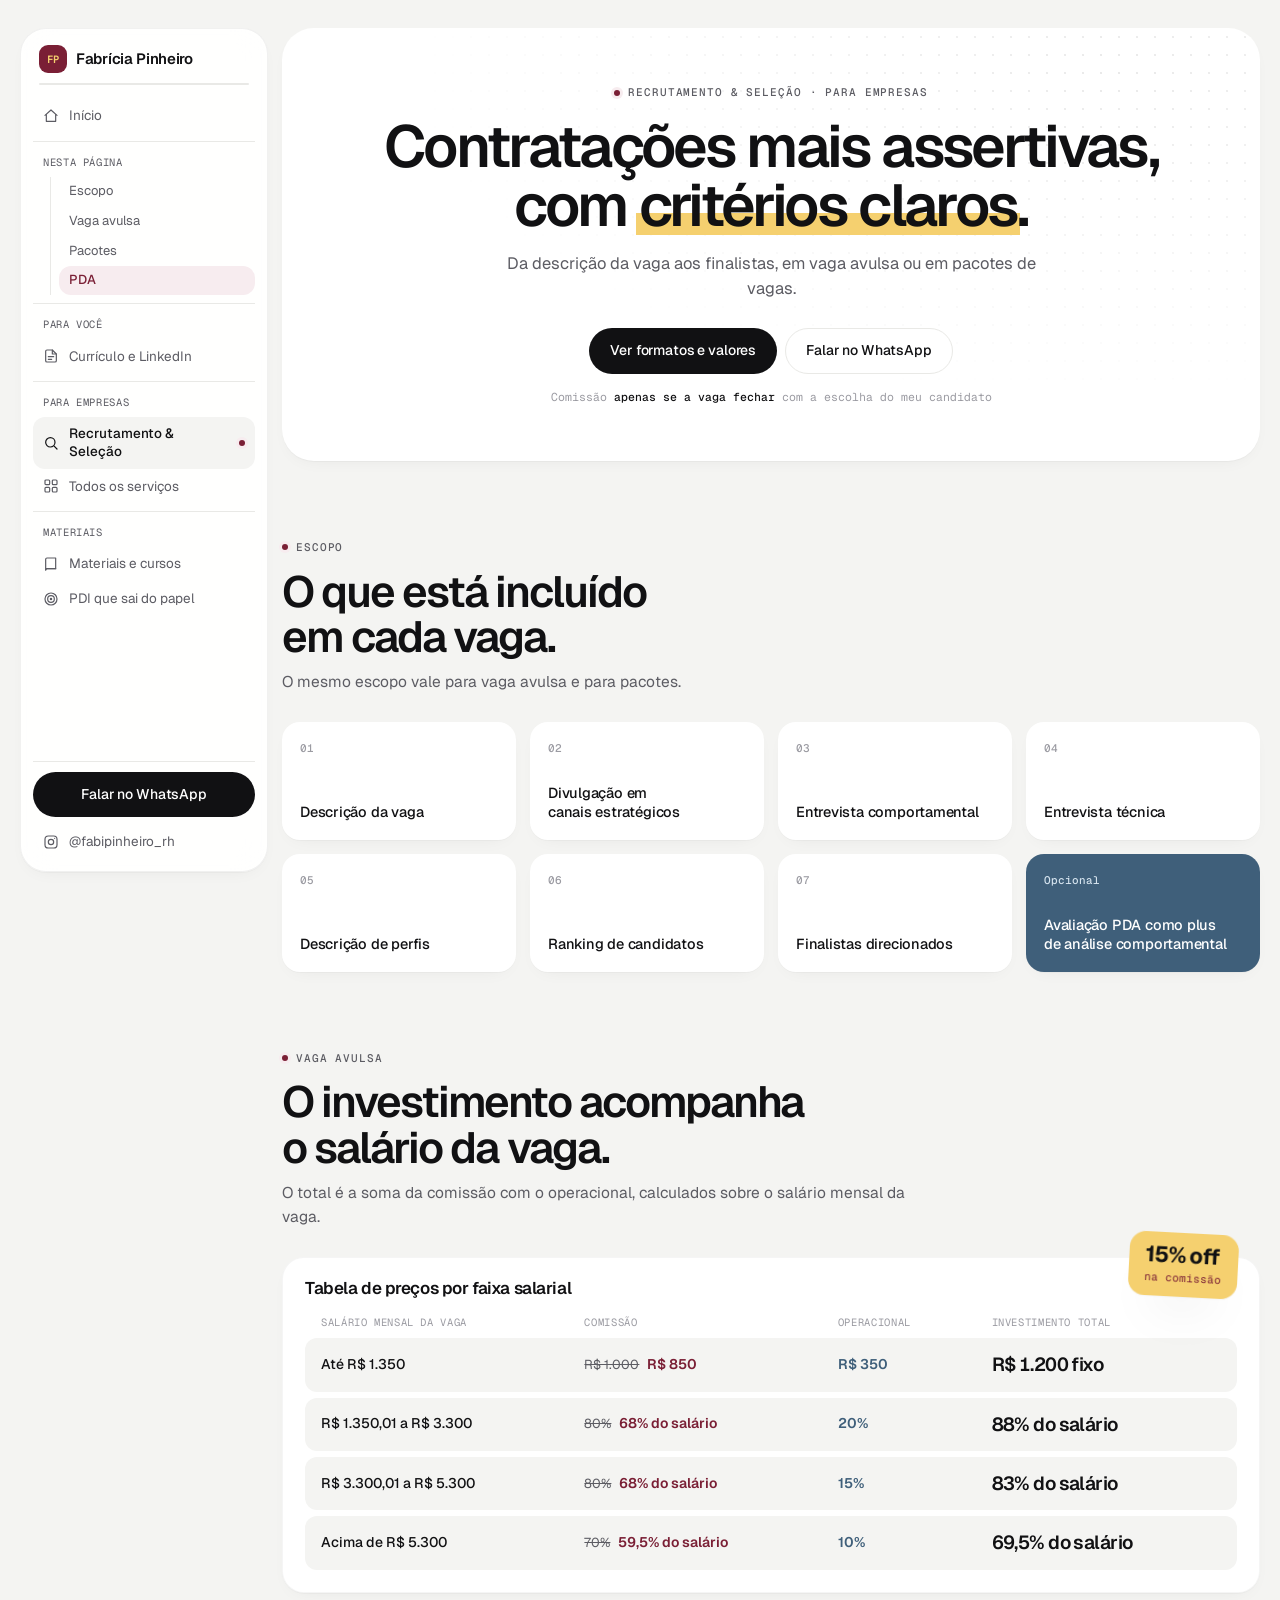
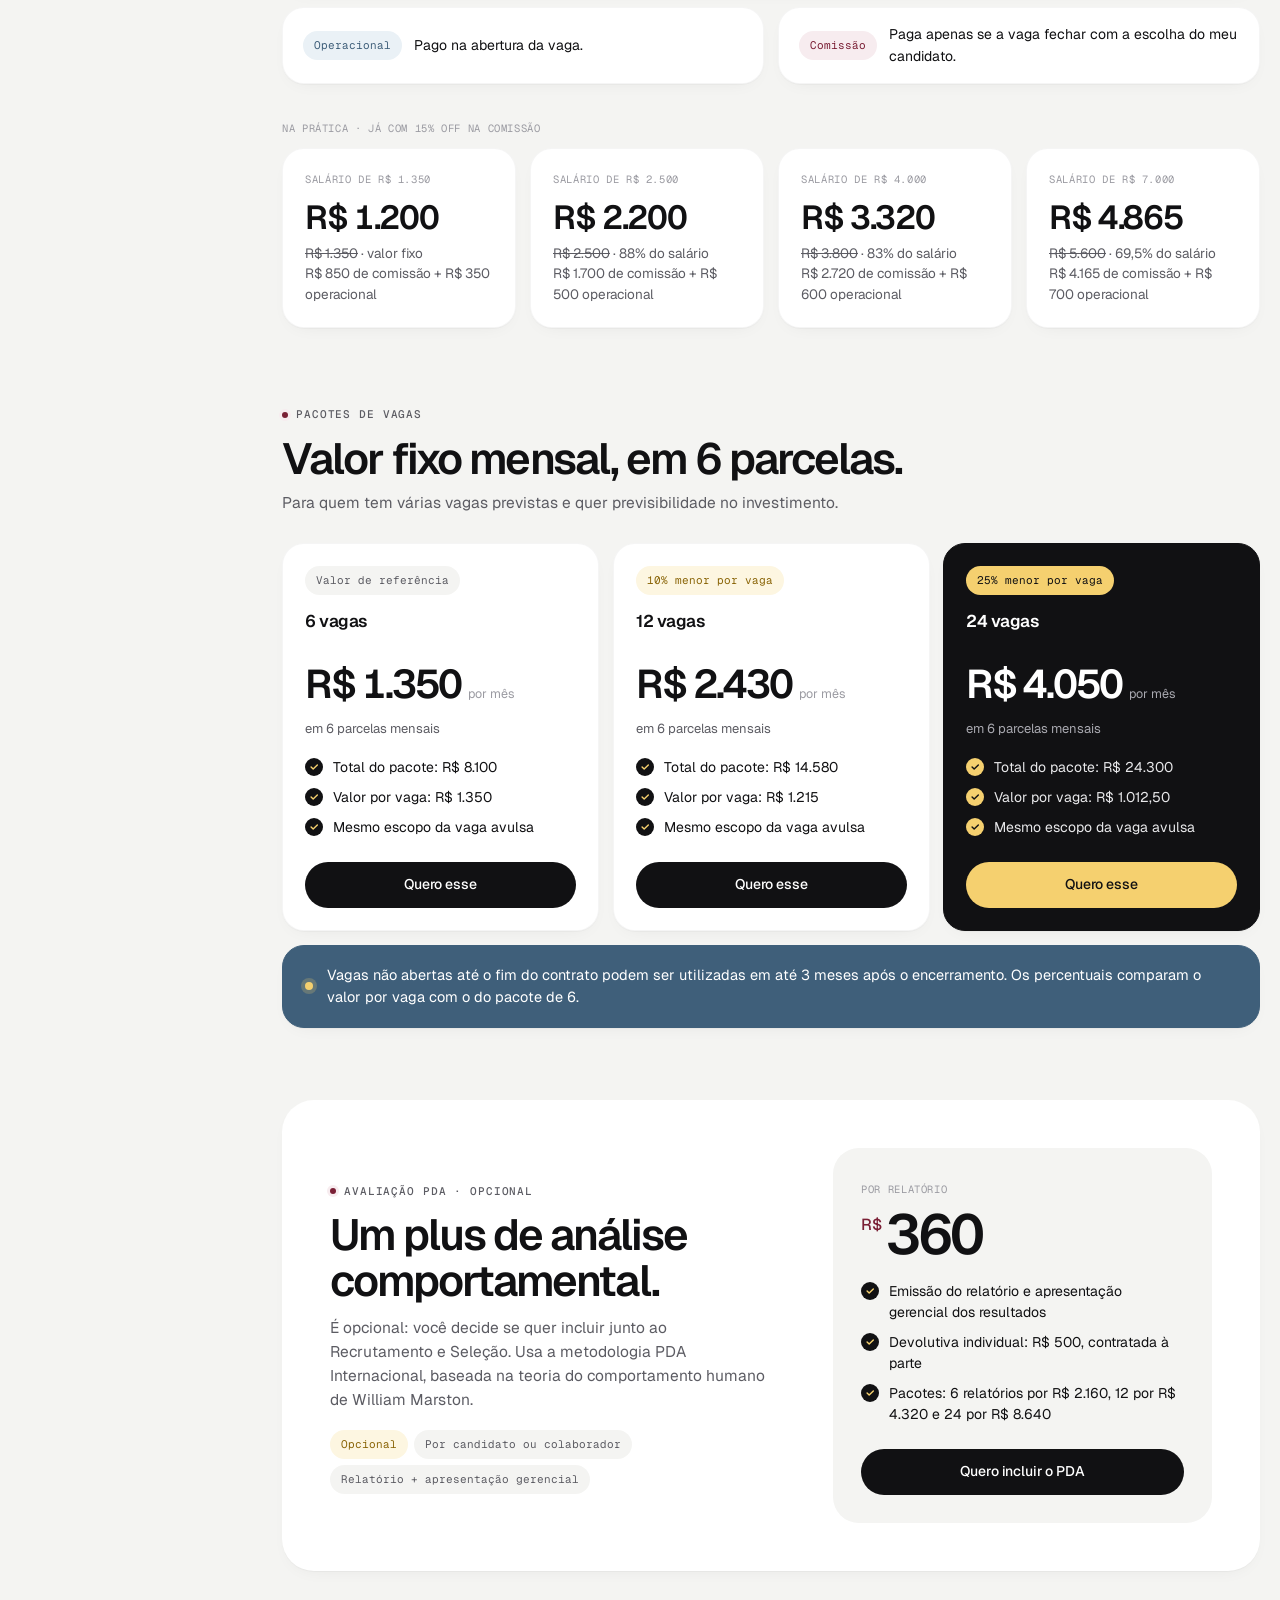
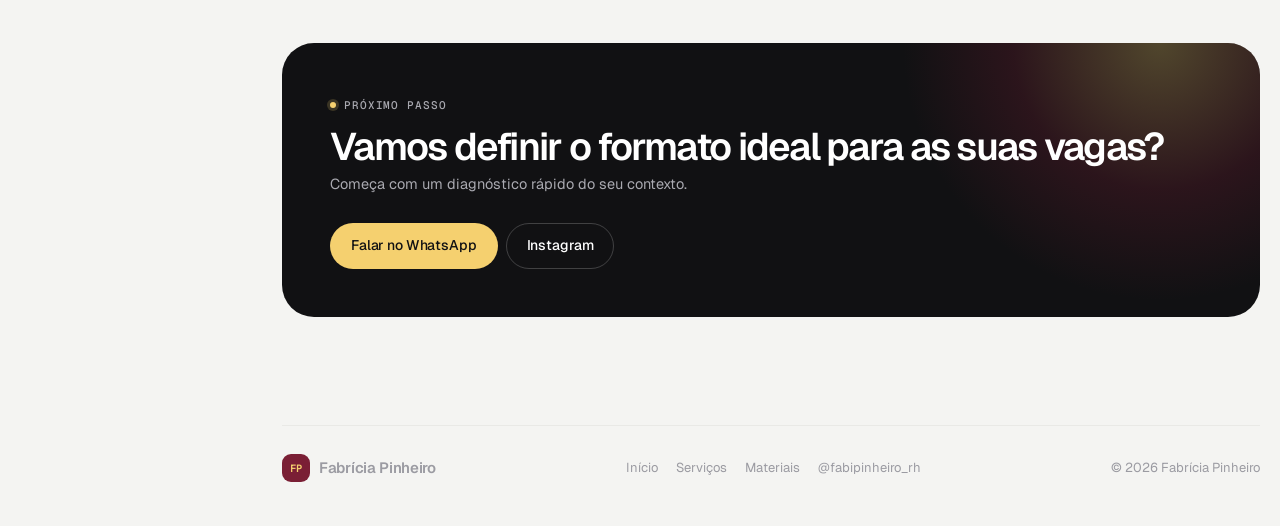
<file: recrutamento.html>
<!DOCTYPE html>
<html lang="pt-BR">
<head>
<meta charset="UTF-8">
<meta name="viewport" content="width=device-width, initial-scale=1.0">
<title>Recrutamento &amp; Seleção | Fabrícia Pinheiro</title>
<meta name="description" content="Recrutamento e Seleção para empresas: vaga avulsa ou pacotes de vagas, com Avaliação PDA opcional. Por Fabrícia Pinheiro.">
<meta name="theme-color" content="#F4F4F2">
<link rel="preconnect" href="https://fonts.googleapis.com">
<link rel="preconnect" href="https://fonts.gstatic.com" crossorigin>
<link href="https://fonts.googleapis.com/css2?family=Geist:wght@400;500;600;700;800&family=Geist+Mono:wght@400;500;600&display=swap" rel="stylesheet">
<link rel="stylesheet" href="style.css?v=bento6">
<style>
/* ---------- Ajustes só desta página (recrutamento.html) ---------- */
.rs-table-wrap{position:relative;}
.rs-off{
  position:absolute;top:-24px;right:22px;z-index:3;background:var(--gold);color:var(--ink);
  border-radius:16px;padding:10px 16px 11px;transform:rotate(3deg);box-shadow:var(--shadow-lg);line-height:1.15;
}
.rs-off b{display:block;font-size:22px;font-weight:700;letter-spacing:-.04em;}
.rs-off span{font-family:var(--mono);font-size:11px;color:var(--wine);}
.rs-card h3{margin-bottom:16px;padding-right:150px;}
.rs-table{display:grid;gap:6px;}
.rs-row{
  display:grid;grid-template-columns:1.25fr 1.2fr .7fr 1.15fr;gap:14px;align-items:center;
  background:var(--bg);border-radius:12px;padding:12px 16px;font-size:14px;color:var(--ink);
}
.rs-row.head{background:none;padding-top:0;padding-bottom:2px;}
.rs-row .range{font-weight:500;}
.rs-row .old{color:var(--ink-soft);text-decoration:line-through;font-size:13px;margin-right:8px;}
.rs-row .com{color:var(--wine);font-weight:600;}
.rs-row .op{color:var(--blue-dark);font-weight:600;}
.rs-row .total{font-weight:600;font-size:19px;letter-spacing:-.03em;font-variant-numeric:tabular-nums;}
.rs-rules{margin-top:var(--gap);}
.rs-rule{flex-direction:row;align-items:center;gap:12px;padding:16px 20px;}
.rs-rule p{color:var(--ink);font-size:14px;}
.rs-rule .chip{flex:none;}
.chip-blue{background:var(--blue-light);color:var(--blue-dark);}
.rs-examples{margin-top:36px;}
.rs-examples > .mono-label{display:block;margin-bottom:12px;}
.rs-example .num{font-size:clamp(28px,2.6vw,36px);letter-spacing:-.04em;margin:14px 0 8px;}
.rs-example s{color:var(--ink-soft);}
.rs-note{flex-direction:row;align-items:center;gap:14px;margin-top:var(--gap);background:var(--blue-dark);border-color:var(--blue-dark);padding:18px 22px;}
.rs-note p{color:#fff;font-size:14.5px;}
.rs-note .dot{flex:none;width:8px;height:8px;border-radius:50%;background:var(--gold);box-shadow:0 0 0 4px rgba(245,208,111,.22);}
.plan .per{font-size:13px;color:var(--ink-soft);margin-top:4px;}
.plan.featured .per{color:#A9A9B0;}
@media (max-width:640px){
  .rs-off{right:14px;}
  .rs-row.head{display:none;}
  .rs-row{grid-template-columns:1fr 1fr;gap:10px 14px;padding:14px;}
  .rs-row .range{grid-column:span 2;font-size:15px;font-weight:600;}
  .rs-row .total-cell{grid-column:span 2;}
  .rs-row [data-label]::before{
    content:attr(data-label);display:block;font-family:var(--mono);font-size:10px;letter-spacing:.06em;
    text-transform:uppercase;color:var(--ink-soft);margin-bottom:2px;font-weight:400;
  }
  .rs-rule{align-items:flex-start;flex-direction:column;gap:8px;}
}
</style>
</head>
<body>

<header class="nav" id="siteNav">
  <div class="wrap nav-inner">
    <a href="index.html" class="logo"><span class="mark">RS</span> Recrutamento &amp; Seleção</a>
    <nav class="nav-links" aria-label="Seções">
      <a href="#escopo">Escopo</a>
      <a href="#avulsa">Vaga avulsa</a>
      <a href="#pacotes">Pacotes</a>
      <a href="#pda">PDA</a>
      <a href="index.html">Início</a>
    </nav>
    <div class="nav-actions">
      <a href="https://wa.link/imory9" target="_blank" rel="noopener" class="btn btn-wine btn-sm">Falar no WhatsApp</a>
      <button class="nav-toggle" aria-label="Abrir menu" aria-expanded="false"><span></span><span></span></button>
    </div>
  </div>
</header>

<!--
  PÁGINA: RECRUTAMENTO & SELEÇÃO (recrutamento.html)
  1. HERO  2. ESCOPO #escopo  3. VAGA AVULSA #avulsa  4. PACOTES #pacotes
  5. AVALIAÇÃO PDA (opcional) #pda  6. CTA
-->

<!-- ================= HERO ================= -->
<section class="hero">
  <div class="wrap hero-center">
    <span class="eyebrow">Recrutamento &amp; Seleção · para empresas</span>
    <h1>Contratações mais assertivas, com <span class="hl">critérios claros</span>.</h1>
    <p class="lead">Da descrição da vaga aos finalistas, em vaga avulsa ou em pacotes de vagas.</p>
    <div class="hero-actions">
      <a href="#avulsa" class="btn btn-gold">Ver formatos e valores</a>
      <a href="https://wa.link/imory9" target="_blank" rel="noopener" class="btn btn-outline-light">Falar no WhatsApp</a>
    </div>
    <p class="hero-meta">Comissão <strong>apenas se a vaga fechar</strong> com a escolha do meu candidato</p>
  </div>
</section>

<!-- ================= ESCOPO ================= -->
<section class="section reveal" id="escopo">
  <div class="wrap">
    <div class="section-head">
      <span class="eyebrow">Escopo</span>
      <h2>O que está incluído em cada vaga.</h2>
      <p>O mesmo escopo vale para vaga avulsa e para pacotes.</p>
    </div>
    <div class="grid cols-4">
      <div class="step"><b>01</b><h4>Descrição da vaga</h4></div>
      <div class="step"><b>02</b><h4>Divulgação em canais estratégicos</h4></div>
      <div class="step"><b>03</b><h4>Entrevista comportamental</h4></div>
      <div class="step"><b>04</b><h4>Entrevista técnica</h4></div>
      <div class="step"><b>05</b><h4>Descrição de perfis</h4></div>
      <div class="step"><b>06</b><h4>Ranking de candidatos</h4></div>
      <div class="step"><b>07</b><h4>Finalistas direcionados</h4></div>
      <div class="step" style="background:var(--blue-dark);"><b style="color:#D5E3EE;">Opcional</b><h4 style="color:#fff;">Avaliação PDA como plus de análise comportamental</h4></div>
    </div>
  </div>
</section>

<!-- ================= VAGA AVULSA ================= -->
<section class="section reveal" id="avulsa">
  <div class="wrap">
    <div class="section-head">
      <span class="eyebrow">Vaga avulsa</span>
      <h2>O investimento acompanha o salário da vaga.</h2>
      <p>O total é a soma da comissão com o operacional, calculados sobre o salário mensal da vaga.</p>
    </div>

    <div class="rs-table-wrap">
      <div class="rs-off" aria-label="15% off na comissão"><b>15% off</b><span>na comissão</span></div>
      <div class="card rs-card">
        <h3>Tabela de preços por faixa salarial</h3>
        <div class="rs-table">
          <div class="rs-row head">
            <span class="mono-label">Salário mensal da vaga</span>
            <span class="mono-label">Comissão</span>
            <span class="mono-label">Operacional</span>
            <span class="mono-label">Investimento total</span>
          </div>
          <div class="rs-row">
            <span class="range">Até R$ 1.350</span>
            <span data-label="Comissão"><span class="old">R$ 1.000</span><span class="com">R$ 850</span></span>
            <span data-label="Operacional" class="op">R$ 350</span>
            <span data-label="Investimento total" class="total-cell"><span class="total">R$ 1.200 fixo</span></span>
          </div>
          <div class="rs-row">
            <span class="range">R$ 1.350,01 a R$ 3.300</span>
            <span data-label="Comissão"><span class="old">80%</span><span class="com">68% do salário</span></span>
            <span data-label="Operacional" class="op">20%</span>
            <span data-label="Investimento total" class="total-cell"><span class="total">88% do salário</span></span>
          </div>
          <div class="rs-row">
            <span class="range">R$ 3.300,01 a R$ 5.300</span>
            <span data-label="Comissão"><span class="old">80%</span><span class="com">68% do salário</span></span>
            <span data-label="Operacional" class="op">15%</span>
            <span data-label="Investimento total" class="total-cell"><span class="total">83% do salário</span></span>
          </div>
          <div class="rs-row">
            <span class="range">Acima de R$ 5.300</span>
            <span data-label="Comissão"><span class="old">70%</span><span class="com">59,5% do salário</span></span>
            <span data-label="Operacional" class="op">10%</span>
            <span data-label="Investimento total" class="total-cell"><span class="total">69,5% do salário</span></span>
          </div>
        </div>
      </div>
    </div>

    <div class="grid cols-2 rs-rules">
      <div class="card rs-rule">
        <span class="chip chip-blue">Operacional</span>
        <p>Pago na abertura da vaga.</p>
      </div>
      <div class="card rs-rule">
        <span class="chip chip-wine">Comissão</span>
        <p>Paga apenas se a vaga fechar com a escolha do meu candidato.</p>
      </div>
    </div>

    <div class="rs-examples">
      <span class="mono-label">Na prática · já com 15% off na comissão</span>
      <div class="grid cols-4">
        <div class="card rs-example">
          <span class="mono-label">Salário de R$ 1.350</span>
          <div class="num">R$ 1.200</div>
          <p><s>R$ 1.350</s> · valor fixo</p>
          <p>R$ 850 de comissão + R$ 350 operacional</p>
        </div>
        <div class="card rs-example">
          <span class="mono-label">Salário de R$ 2.500</span>
          <div class="num">R$ 2.200</div>
          <p><s>R$ 2.500</s> · 88% do salário</p>
          <p>R$ 1.700 de comissão + R$ 500 operacional</p>
        </div>
        <div class="card rs-example">
          <span class="mono-label">Salário de R$ 4.000</span>
          <div class="num">R$ 3.320</div>
          <p><s>R$ 3.800</s> · 83% do salário</p>
          <p>R$ 2.720 de comissão + R$ 600 operacional</p>
        </div>
        <div class="card rs-example">
          <span class="mono-label">Salário de R$ 7.000</span>
          <div class="num">R$ 4.865</div>
          <p><s>R$ 5.600</s> · 69,5% do salário</p>
          <p>R$ 4.165 de comissão + R$ 700 operacional</p>
        </div>
      </div>
    </div>
  </div>
</section>

<!-- ================= PACOTES ================= -->
<section class="section reveal" id="pacotes">
  <div class="wrap">
    <div class="section-head">
      <span class="eyebrow">Pacotes de vagas</span>
      <h2>Valor fixo mensal, em 6 parcelas.</h2>
      <p>Para quem tem várias vagas previstas e quer previsibilidade no investimento.</p>
    </div>
    <div class="grid cols-3">
      <div class="card plan">
        <span class="chip" style="align-self:flex-start;">Valor de referência</span>
        <h3 style="margin-top:18px;">6 vagas</h3>
        <div class="price">R$ 1.350 <small>por mês</small></div>
        <p class="per">em 6 parcelas mensais</p>
        <ul class="checks">
          <li>Total do pacote: R$ 8.100</li>
          <li>Valor por vaga: R$ 1.350</li>
          <li>Mesmo escopo da vaga avulsa</li>
        </ul>
        <a href="https://wa.link/imory9" target="_blank" rel="noopener" class="btn btn-wine btn-block">Quero esse</a>
      </div>
      <div class="card plan">
        <span class="chip chip-gold" style="align-self:flex-start;">10% menor por vaga</span>
        <h3 style="margin-top:18px;">12 vagas</h3>
        <div class="price">R$ 2.430 <small>por mês</small></div>
        <p class="per">em 6 parcelas mensais</p>
        <ul class="checks">
          <li>Total do pacote: R$ 14.580</li>
          <li>Valor por vaga: R$ 1.215</li>
          <li>Mesmo escopo da vaga avulsa</li>
        </ul>
        <a href="https://wa.link/imory9" target="_blank" rel="noopener" class="btn btn-wine btn-block">Quero esse</a>
      </div>
      <div class="card plan featured">
        <span class="chip chip-gold" style="align-self:flex-start;">25% menor por vaga</span>
        <h3 style="margin-top:18px;">24 vagas</h3>
        <div class="price">R$ 4.050 <small>por mês</small></div>
        <p class="per">em 6 parcelas mensais</p>
        <ul class="checks">
          <li>Total do pacote: R$ 24.300</li>
          <li>Valor por vaga: R$ 1.012,50</li>
          <li>Mesmo escopo da vaga avulsa</li>
        </ul>
        <a href="https://wa.link/imory9" target="_blank" rel="noopener" class="btn btn-gold btn-block">Quero esse</a>
      </div>
    </div>
    <div class="card rs-note">
      <span class="dot"></span>
      <p>Vagas não abertas até o fim do contrato podem ser utilizadas em até 3 meses após o encerramento. Os percentuais comparam o valor por vaga com o do pacote de 6.</p>
    </div>
  </div>
</section>

<!-- ================= AVALIAÇÃO PDA (OPCIONAL) ================= -->
<section class="section dark reveal" id="pda">
  <div class="wrap">
    <div class="pricing">
      <div>
        <span class="eyebrow">Avaliação PDA · opcional</span>
        <h2>Um plus de análise comportamental.</h2>
        <p class="lead">É opcional: você decide se quer incluir junto ao Recrutamento e Seleção. Usa a metodologia PDA Internacional, baseada na teoria do comportamento humano de William Marston.</p>
        <div class="chips" style="margin-top:18px;">
          <span class="chip chip-gold">Opcional</span>
          <span class="chip">Por candidato ou colaborador</span>
          <span class="chip">Relatório + apresentação gerencial</span>
        </div>
      </div>
      <div class="price-card">
        <span class="mono-label">Por relatório</span>
        <div class="price-big" style="margin-top:8px;"><sup>R$</sup>360</div>
        <ul class="checks">
          <li>Emissão do relatório e apresentação gerencial dos resultados</li>
          <li>Devolutiva individual: R$ 500, contratada à parte</li>
          <li>Pacotes: 6 relatórios por R$ 2.160, 12 por R$ 4.320 e 24 por R$ 8.640</li>
        </ul>
        <a href="https://wa.link/imory9" target="_blank" rel="noopener" class="btn btn-wine btn-block">Quero incluir o PDA</a>
      </div>
    </div>
  </div>
</section>

<!-- ================= CTA ================= -->
<section class="section reveal" id="contato">
  <div class="wrap">
    <div class="cta-band">
      <div>
        <span class="eyebrow">Próximo passo</span>
        <h2>Vamos definir o formato ideal para as suas vagas?</h2>
        <p>Começa com um diagnóstico rápido do seu contexto.</p>
      </div>
      <div class="actions">
        <a href="https://wa.link/imory9" target="_blank" rel="noopener" class="btn btn-gold">Falar no WhatsApp</a>
        <a href="https://www.instagram.com/fabipinheiro_rh/" target="_blank" rel="noopener" class="btn btn-outline-light">Instagram</a>
      </div>
    </div>
  </div>
</section>

<footer class="footer">
  <div class="wrap footer-inner">
    <a href="index.html" class="logo"><span class="mark">FP</span> Fabrícia Pinheiro</a>
    <div class="footer-links">
      <a href="index.html">Início</a>
      <a href="index.html#servicos">Serviços</a>
      <a href="materiais.html">Materiais</a>
      <a href="https://www.instagram.com/fabipinheiro_rh/" target="_blank" rel="noopener">@fabipinheiro_rh</a>
    </div>
    <span>© <span data-year>2026</span> Fabrícia Pinheiro</span>
  </div>
</footer>

<script src="script.js?v=bento6"></script>
</body>
</html>
</file>
<file: style.css>
/* ============================================================
   FABRÍCIA PINHEIRO · folha de estilos compartilhada (versão bento)
   Usada por: index.html, materiais.html, pdi.html, curriculo.html, recrutamento.html
   Layout: mosaico de blocos brancos sobre fundo cinza claro
   Cores: neutros + bordô e amarelo como detalhe · azul como cor de apoio
   Fontes: Geist (títulos e texto) · Geist Mono (rótulos)
   ============================================================ */
:root{
  --bg:#F4F4F2;          /* fundo da página */
  --tile:#FFFFFF;        /* blocos */
  --tile-2:#F8F8F6;      /* blocos secundários */
  --ink:#111113;
  --ink-soft:#5C5C63;
  --ink-faint:#9B9BA2;
  --line:#E9E9E6;

  --wine:#7A1F35;
  --wine-dark:#5C1627;
  --wine-light:#F7ECEF;
  --gold:#F5D06F;
  --gold-dark:#8A6508;
  --gold-light:#FDF6E1;

  --blue:#60839F;        /* azul do fundo da foto de perfil */
  --blue-dark:#3F5F7A;   /* texto e fundos escuros (branco por cima) */
  --blue-light:#EAF1F6;  /* fundos suaves */

  --r-xl:32px;
  --r-lg:26px;
  --r-md:18px;
  --r-sm:12px;
  --gap:14px;
  --shadow:0 1px 1px rgba(17,17,19,.03),0 6px 20px -12px rgba(17,17,19,.10);
  --shadow-lg:0 1px 2px rgba(17,17,19,.04),0 28px 50px -28px rgba(17,17,19,.25);

  --font:'Geist',system-ui,-apple-system,'Segoe UI',sans-serif;
  --mono:'Geist Mono',ui-monospace,'SFMono-Regular',monospace;
}

*{box-sizing:border-box;}
html{scroll-behavior:smooth;scroll-padding-top:84px;}
body{
  margin:0;background:var(--bg);color:var(--ink);
  font-family:var(--font);font-size:15px;line-height:1.55;
  -webkit-font-smoothing:antialiased;overflow-x:hidden;
}
img{max-width:100%;display:block;}
a{color:inherit;text-decoration:none;}
p{margin:0;}
h1,h2,h3,h4{font-family:var(--font);font-weight:600;letter-spacing:-.035em;line-height:1.05;margin:0;color:var(--ink);text-wrap:balance;}
.wrap{max-width:1200px;margin:0 auto;padding:0 20px;}
:focus-visible{outline:2px solid var(--wine);outline-offset:3px;border-radius:8px;}

.eyebrow{
  font-family:var(--mono);font-size:11px;font-weight:500;letter-spacing:.08em;text-transform:uppercase;
  color:var(--ink-soft);display:inline-flex;align-items:center;gap:8px;
}
.eyebrow::before{content:"";width:6px;height:6px;border-radius:50%;background:var(--wine);box-shadow:0 0 0 3px var(--wine-light);flex:none;}
.mono-label{font-family:var(--mono);font-size:10.5px;letter-spacing:.06em;text-transform:uppercase;color:var(--ink-faint);}

/* Destaque: marca-texto amarelo */
.hl{
  color:var(--ink);
  background:linear-gradient(transparent 60%,var(--gold) 60%,var(--gold) 90%,transparent 90%) no-repeat;
  background-size:0% 100%;padding:0 3px;margin:0 -3px;
  animation:marker 1s .45s cubic-bezier(.2,.7,.2,1) forwards;
}
@keyframes marker{to{background-size:100% 100%;}}

/* ---------- BOTÕES ---------- */
.btn{
  position:relative;overflow:hidden;
  display:inline-flex;align-items:center;justify-content:center;gap:8px;
  font-family:var(--font);font-weight:500;font-size:14px;letter-spacing:-.01em;
  padding:11px 20px;border-radius:999px;border:1px solid transparent;cursor:pointer;white-space:nowrap;
  transition:transform .2s ease,background .2s ease,border-color .2s ease,color .2s ease,box-shadow .2s ease;
}
.btn:hover{transform:translateY(-1px);}
.btn-gold,.btn-wine{background:var(--ink);color:#fff;}
.btn-gold:hover,.btn-wine:hover{background:var(--wine);box-shadow:0 12px 24px -12px rgba(122,31,53,.55);}
.btn-gold::after,.btn-wine::after{
  content:"";position:absolute;top:0;bottom:0;left:-60%;width:40%;pointer-events:none;
  background:linear-gradient(100deg,transparent,rgba(245,208,111,.5),transparent);
  transform:skewX(-20deg);transition:left .6s ease;
}
.btn-gold:hover::after,.btn-wine:hover::after{left:120%;}
.btn-outline,.btn-outline-light{background:var(--tile);border-color:var(--line);color:var(--ink);}
.btn-outline:hover,.btn-outline-light:hover{border-color:var(--ink);}
.btn-sm{padding:8px 15px;font-size:13px;}
.btn-block{width:100%;}
.btn .dot{width:7px;height:7px;border-radius:50%;background:var(--gold);}

/* ---------- NAV (pílula flutuante) ---------- */
.nav{position:sticky;top:calc(env(safe-area-inset-top,0px) + 12px);z-index:50;padding:0 20px;margin-top:12px;}
.nav-inner{
  max-width:1160px;margin:0 auto;height:56px;padding:0 8px 0 16px;
  display:flex;align-items:center;justify-content:space-between;gap:16px;
  background:rgba(255,255,255,.78);border:1px solid rgba(17,17,19,.06);border-radius:999px;
  -webkit-backdrop-filter:saturate(1.6) blur(16px);backdrop-filter:saturate(1.6) blur(16px);
  box-shadow:var(--shadow);position:relative;
}
.nav .wrap.nav-inner{padding:0 8px 0 16px;}
.logo{display:flex;align-items:center;gap:9px;font-weight:600;font-size:15px;letter-spacing:-.02em;}
.logo .mark{
  width:28px;height:28px;border-radius:9px;background:var(--wine);color:var(--gold);
  display:grid;place-items:center;font-family:var(--mono);font-size:10.5px;font-weight:600;
}
.nav-links{display:flex;gap:2px;}
.nav-links a{font-size:13.5px;color:var(--ink-soft);padding:7px 13px;border-radius:999px;transition:background .2s,color .2s;}
.nav-links a:hover{color:var(--ink);background:var(--bg);}
.nav-links a.is-active{color:var(--ink);background:var(--bg);}
.nav-actions{display:flex;align-items:center;gap:8px;}
.nav-toggle{
  display:none;width:40px;height:40px;border-radius:50%;border:1px solid var(--line);background:var(--tile);
  cursor:pointer;align-items:center;justify-content:center;flex-direction:column;gap:5px;padding:0;
}
.nav-toggle span{display:block;width:16px;height:1.5px;background:var(--ink);border-radius:2px;transition:transform .2s;}
.nav.open .nav-toggle span:first-child{transform:translateY(3.25px) rotate(45deg);}
.nav.open .nav-toggle span:last-child{transform:translateY(-3.25px) rotate(-45deg);}
.nav-progress{
  position:absolute;left:24px;right:24px;bottom:-1px;height:2px;border-radius:2px;pointer-events:none;
  background:linear-gradient(90deg,var(--wine),var(--gold));transform-origin:0 50%;transform:scaleX(0);
}

/* ---------- BENTO ---------- */
.bento{display:grid;grid-template-columns:repeat(12,minmax(0,1fr));gap:var(--gap);grid-auto-flow:dense;}
.s-3{grid-column:span 3;} .s-4{grid-column:span 4;} .s-5{grid-column:span 5;}
.s-6{grid-column:span 6;} .s-7{grid-column:span 7;} .s-8{grid-column:span 8;} .s-12{grid-column:span 12;}
.r-2{grid-row:span 2;} .r-3{grid-row:span 3;}

/* ---------- BLOCO / CARD ---------- */
.card{
  position:relative;overflow:hidden;min-width:0;
  background:var(--tile);border:1px solid rgba(17,17,19,.04);border-radius:var(--r-lg);
  padding:26px;display:flex;flex-direction:column;box-shadow:var(--shadow);
}
.card > *{position:relative;z-index:1;}
.card h3{font-size:19px;letter-spacing:-.025em;margin-bottom:6px;}
.card h4{font-size:16px;letter-spacing:-.02em;margin-bottom:6px;}
.card p{font-size:14px;color:var(--ink-soft);}
.card .idx{display:block;font-family:var(--mono);font-size:11px;color:var(--ink-faint);margin-bottom:14px;}
.card .chips{margin-top:16px;}
.card-foot{margin-top:auto;padding-top:20px;display:flex;align-items:center;justify-content:space-between;gap:12px;flex-wrap:wrap;}
.card.muted{background:transparent;border:1.5px dashed #DCDCD8;box-shadow:none;}
.card.soft{background:var(--tile-2);}
.card.big h3{font-size:clamp(24px,2.4vw,32px);letter-spacing:-.035em;margin-bottom:10px;}
.card.big p{font-size:15px;max-width:440px;}
.tile-wine{background:var(--wine);border-color:var(--wine);}
.tile-wine h3,.tile-wine h4,.tile-wine .num{color:#fff;}
.tile-wine p,.tile-wine .mono-label{color:#E7C9D0;}
.tile-gold{background:var(--gold-light);border-color:rgba(245,208,111,.6);}
.tile-ink{background:var(--ink);border-color:var(--ink);}
.tile-ink h2,.tile-ink h3{color:#fff;}
.tile-ink p{color:#A9A9B0;}
.tile-ink .eyebrow{color:#A9A9B0;}
.tile-ink .eyebrow::before{background:var(--gold);box-shadow:0 0 0 3px rgba(245,208,111,.18);}

.num{font-weight:600;font-size:clamp(40px,4.4vw,64px);letter-spacing:-.05em;line-height:1;color:var(--ink);font-variant-numeric:tabular-nums;}

.icon{
  width:40px;height:40px;border-radius:12px;background:var(--bg);color:var(--ink);
  display:grid;place-items:center;margin-bottom:auto;flex:none;
}
.icon svg{width:18px;height:18px;}
.card .icon + h3,.card .icon + h4{margin-top:28px;}
.price{font-weight:600;font-size:20px;letter-spacing:-.03em;color:var(--ink);font-variant-numeric:tabular-nums;}
.price small{font-size:12.5px;font-weight:400;color:var(--ink-faint);margin-right:4px;letter-spacing:0;}
.link-arrow{
  display:inline-grid;place-items:center;width:36px;height:36px;border-radius:50%;
  background:var(--bg);color:var(--ink);font-size:15px;transition:transform .3s ease,background .3s,color .3s;
}
.link-arrow.text{width:auto;height:auto;border-radius:0;background:none;font-size:13.5px;font-weight:500;}
.thumb{
  width:44px;height:44px;border-radius:13px;background:var(--wine);color:var(--gold);
  display:grid;place-items:center;font-family:var(--mono);font-weight:600;font-size:12px;margin-bottom:auto;
}
.thumb.soon{background:transparent;border:1.5px dashed #CFCFCA;color:var(--ink-faint);}
.card .thumb + h3,.card .thumb + .mono-label{margin-top:28px;}
.cta-row{display:flex;justify-content:space-between;align-items:center;gap:16px;flex-wrap:wrap;}

/* ---------- CHIPS ---------- */
.chips{display:flex;flex-wrap:wrap;gap:6px;}
.chip{
  font-family:var(--mono);font-size:11px;padding:5px 10px;border-radius:999px;
  background:var(--bg);color:var(--ink-soft);border:1px solid transparent;transition:background .2s,color .2s;
}
.chip:hover{background:var(--wine-light);color:var(--wine);}
.chip-wine{background:var(--wine-light);color:var(--wine);}
.chip-gold{background:var(--gold-light);color:var(--gold-dark);}
.tile-wine .chip{background:rgba(255,255,255,.12);color:#fff;}

/* ---------- HERO (home em bento) ---------- */
.bento-hero{padding:28px 0 0;}
.hero-copy{padding:44px 40px;justify-content:space-between;gap:32px;}
.hero-copy h1{font-size:clamp(38px,5.4vw,72px);letter-spacing:-.05em;line-height:.98;margin:18px 0 18px;}
.hero-copy .lead{font-size:17px;color:var(--ink-soft);max-width:460px;}
.hero-actions{display:flex;flex-wrap:wrap;align-items:center;gap:8px;}
.photo-tile{padding:0;min-height:520px;background:#EDE9E4;}
.photo-tile img{position:absolute;inset:0;width:100%;height:100%;object-fit:cover;object-position:center 22%;z-index:0;transition:transform 1.2s cubic-bezier(.2,.7,.2,1);}
.photo-tile:hover img{transform:scale(1.04);}
.photo-tile .overlay{
  position:absolute;left:14px;right:14px;bottom:14px;z-index:2;
  display:flex;justify-content:space-between;align-items:center;gap:10px;
  padding:12px 14px;border-radius:18px;
  background:rgba(255,255,255,.72);-webkit-backdrop-filter:blur(14px) saturate(1.5);backdrop-filter:blur(14px) saturate(1.5);
  border:1px solid rgba(255,255,255,.6);
}
.photo-tile .overlay b{display:block;font-size:14px;font-weight:600;letter-spacing:-.02em;}
.photo-tile .overlay span{font-size:12px;color:var(--ink-soft);}
.photo-tile .handle{
  position:absolute;top:14px;right:14px;z-index:2;font-family:var(--mono);font-size:11px;
  padding:6px 11px;border-radius:999px;background:rgba(255,255,255,.8);
  -webkit-backdrop-filter:blur(10px);backdrop-filter:blur(10px);color:var(--wine);
}
.live{display:inline-flex;align-items:center;gap:6px;font-family:var(--mono);font-size:10.5px;color:var(--ink-soft);}
.live::before{content:"";width:7px;height:7px;border-radius:50%;background:#2FB36A;box-shadow:0 0 0 0 rgba(47,179,106,.5);animation:ping 2s infinite;}
@keyframes ping{0%{box-shadow:0 0 0 0 rgba(47,179,106,.45);}80%,100%{box-shadow:0 0 0 8px rgba(47,179,106,0);}}

/* ---------- HERO (páginas internas) ---------- */
.hero{padding:28px 0 0;}
.hero > .wrap{
  background:var(--tile);border-radius:var(--r-xl);box-shadow:var(--shadow);
  padding:56px 48px;position:relative;overflow:hidden;
}
.hero > .wrap::before{
  content:"";position:absolute;inset:0;pointer-events:none;
  background-image:radial-gradient(rgba(17,17,19,.09) 1px,transparent 1px);background-size:18px 18px;
  -webkit-mask-image:radial-gradient(ellipse at 85% 10%,#000,transparent 60%);mask-image:radial-gradient(ellipse at 85% 10%,#000,transparent 60%);
}
.hero > .wrap > *{position:relative;}
.hero h1{font-size:clamp(34px,4.6vw,60px);letter-spacing:-.045em;line-height:1;margin:16px 0 16px;}
.hero .lead{font-size:16.5px;color:var(--ink-soft);max-width:520px;}
.hero .hero-actions{margin-top:26px;}
.hero-grid{display:grid;grid-template-columns:1.1fr .9fr;gap:48px;align-items:center;}
.hero-center{text-align:center;display:flex;flex-direction:column;align-items:center;}
.hero-center .lead{max-width:560px;}
.hero-center .hero-actions,.hero-center .chips{justify-content:center;}
.hero-meta{margin-top:14px;font-family:var(--mono);font-size:11.5px;color:var(--ink-faint);}
.hero-meta strong{color:var(--ink);font-weight:500;}
.page-hero > .wrap{padding:64px 48px;}

/* ---------- SEÇÕES ---------- */
.section{padding:72px 0 0;}
.section:last-of-type{padding-bottom:72px;}
.section-head{max-width:640px;margin-bottom:28px;}
.section-head.center{margin-inline:auto;text-align:center;}
.section-head h2{font-size:clamp(28px,3.4vw,44px);letter-spacing:-.045em;margin-top:12px;}
.section-head p{font-size:15.5px;color:var(--ink-soft);margin-top:10px;}
.section-head.row{max-width:none;display:flex;justify-content:space-between;align-items:flex-end;gap:20px;flex-wrap:wrap;}
.section-head.row > div{max-width:600px;}
.section.dark > .wrap{background:var(--tile);border-radius:var(--r-xl);padding:48px;box-shadow:var(--shadow);}

/* grids simples (páginas internas) */
.grid{display:grid;gap:var(--gap);}
.cols-2{grid-template-columns:repeat(2,minmax(0,1fr));}
.cols-3{grid-template-columns:repeat(3,minmax(0,1fr));}
.cols-4{grid-template-columns:repeat(4,minmax(0,1fr));}

/* ---------- LISTAS ---------- */
.checks{list-style:none;padding:0;margin:18px 0 0;display:grid;gap:9px;}
.checks li{display:flex;gap:10px;font-size:14px;line-height:1.5;}
.checks li::before{
  content:"";flex:none;width:18px;height:18px;margin-top:1px;border-radius:50%;
  background:var(--ink) url("data:image/svg+xml,%3Csvg xmlns='http://www.w3.org/2000/svg' viewBox='0 0 24 24' fill='none' stroke='%23F5D06F' stroke-width='3.4' stroke-linecap='round' stroke-linejoin='round'%3E%3Cpath d='M5 12l5 5L20 7'/%3E%3C/svg%3E") center/10px no-repeat;
}
.checks.no li{color:var(--ink-soft);}
.checks.no li::before{
  background:var(--bg) url("data:image/svg+xml,%3Csvg xmlns='http://www.w3.org/2000/svg' viewBox='0 0 24 24' fill='none' stroke='%239B9BA2' stroke-width='3' stroke-linecap='round'%3E%3Cpath d='M7 7l10 10M17 7L7 17'/%3E%3C/svg%3E") center/9px no-repeat;
}
.field-list{list-style:none;padding:0;margin:0;display:grid;gap:6px;counter-reset:f;}
.field-list li{display:flex;align-items:center;gap:12px;font-size:13.5px;background:var(--bg);border-radius:12px;padding:9px 12px;}
.field-list li::before{counter-increment:f;content:counter(f,decimal-leading-zero);font-family:var(--mono);font-size:10.5px;color:var(--wine);}

/* ---------- ABAS ---------- */
.tabs{display:inline-flex;flex-wrap:wrap;gap:2px;padding:4px;margin-bottom:18px;background:#E9E9E6;border-radius:999px;}
.tab-btn{
  font-family:var(--font);font-weight:500;font-size:13.5px;padding:8px 18px;border:0;border-radius:999px;
  background:transparent;color:var(--ink-soft);cursor:pointer;transition:background .2s,color .2s,box-shadow .2s;
}
.tab-btn:hover{color:var(--ink);}
.tab-btn.active{background:var(--tile);color:var(--ink);box-shadow:0 1px 2px rgba(17,17,19,.08),0 4px 12px -4px rgba(17,17,19,.12);}
.tab-panel{display:none;}
.tab-panel.active{display:block;}
.split{display:grid;grid-template-columns:1fr 1fr;gap:var(--gap);align-items:stretch;}
.split > div:first-child{background:var(--tile);border-radius:var(--r-lg);padding:30px;box-shadow:var(--shadow);}
.split h3{font-size:24px;letter-spacing:-.035em;margin-bottom:8px;}
.split > div > p{color:var(--ink-soft);font-size:14.5px;}
.panel-box{background:var(--tile);border-radius:var(--r-lg);padding:24px;box-shadow:var(--shadow);}
.panel-box .mono-label{display:block;margin-bottom:12px;}

/* ---------- PASSOS ---------- */
.steps{display:grid;grid-template-columns:repeat(5,minmax(0,1fr));gap:var(--gap);}
.step{background:var(--tile);border-radius:var(--r-md);padding:18px;box-shadow:var(--shadow);min-height:118px;display:flex;flex-direction:column;justify-content:space-between;}
.step b{font-family:var(--mono);font-size:11px;font-weight:500;color:var(--ink-faint);}
.step h4{font-size:14.5px;font-weight:500;letter-spacing:-.015em;line-height:1.3;margin-top:14px;}

/* ---------- MOCKUP PDI ---------- */
.mock-stage{position:relative;padding:4px 20px 44px 0;}
.mock-card{background:#fff;border:1px solid var(--line);border-radius:20px;padding:22px;box-shadow:var(--shadow-lg);transform:rotate(-1.2deg);}
.mock-head{display:flex;justify-content:space-between;align-items:flex-start;gap:12px;padding-bottom:12px;margin-bottom:14px;border-bottom:1px dashed var(--line);}
.mock-title{font-weight:600;font-size:16px;letter-spacing:-.02em;margin-top:4px;}
.status{font-family:var(--mono);font-size:10.5px;background:var(--gold-light);color:var(--gold-dark);padding:5px 10px;border-radius:999px;white-space:nowrap;}
.mock-field{margin-bottom:12px;}
.mock-field .v{font-size:13.5px;margin-top:3px;}
.mock-field .chips{margin-top:6px;}
.mock-field .chip{background:var(--wine-light);color:var(--wine);}
.progress{height:6px;background:var(--bg);border-radius:99px;overflow:hidden;margin-top:8px;}
.progress i{display:block;height:100%;width:45%;background:linear-gradient(90deg,var(--wine),var(--gold));border-radius:99px;animation:fill 1.6s .8s cubic-bezier(.2,.7,.2,1) backwards;}
@keyframes fill{from{width:0;}}
.note{
  position:absolute;right:0;bottom:0;width:196px;background:var(--gold);color:var(--ink);
  border-radius:16px;padding:13px 15px;font-size:12.5px;font-weight:500;line-height:1.4;
  transform:rotate(3deg);box-shadow:var(--shadow-lg);animation:floatyNote 6s ease-in-out infinite;
}
.note .mono-label{color:var(--wine);display:block;margin-bottom:4px;}
@keyframes floatyNote{0%,100%{transform:rotate(3deg) translateY(0);}50%{transform:rotate(2deg) translateY(-7px);}}

/* ---------- ANTES / DEPOIS ---------- */
.compare{display:grid;grid-template-columns:1fr auto 1fr;gap:12px;align-items:center;margin-top:36px;width:100%;max-width:780px;}
.compare > div{border-radius:var(--r-md);padding:16px 18px;text-align:left;font-size:14px;}
.compare .before{background:var(--bg);color:var(--ink-faint);}
.compare .before q{text-decoration:line-through;}
.compare .after{background:var(--gold-light);color:var(--ink);box-shadow:inset 0 0 0 1px rgba(245,208,111,.8);}
.compare .mono-label{display:block;margin-bottom:6px;}
.compare .after .mono-label{color:var(--gold-dark);}
.compare .arrow{font-family:var(--mono);color:var(--wine);font-size:18px;text-align:center;}

/* ---------- PLANOS ---------- */
.plan h3{font-size:22px;}
.plan .price{font-size:40px;letter-spacing:-.05em;margin:16px 0 0;}
.plan .btn{margin-top:24px;}
.plan .ribbon{position:absolute;top:22px;right:22px;}
.plan .checks{flex-grow:1;align-content:start;}
.plan.featured{background:var(--ink);border-color:var(--ink);}
.plan.featured h3,.plan.featured .price{color:#fff;}
.plan.featured p,.plan.featured .price small{color:#A9A9B0;}
.plan.featured .checks li{color:#E8E8EA;}
.plan.featured .checks li::before{background-color:var(--gold);background-image:url("data:image/svg+xml,%3Csvg xmlns='http://www.w3.org/2000/svg' viewBox='0 0 24 24' fill='none' stroke='%23111113' stroke-width='3.4' stroke-linecap='round' stroke-linejoin='round'%3E%3Cpath d='M5 12l5 5L20 7'/%3E%3C/svg%3E");}
.plan.featured .chip{background:rgba(255,255,255,.1) !important;color:#fff !important;border-color:transparent !important;}
.plan.featured .chip-gold{background:var(--gold) !important;color:var(--ink) !important;}
.plan.featured .btn-gold{background:var(--gold);color:var(--ink);}
.plan.featured .btn-gold:hover{background:#fff;}

/* ---------- PREÇO ---------- */
.pricing{display:grid;grid-template-columns:1.1fr .9fr;gap:40px;align-items:center;}
.pricing h2{font-size:clamp(28px,3.4vw,44px);letter-spacing:-.045em;margin:12px 0 12px;}
.pricing .lead{font-size:15.5px;color:var(--ink-soft);max-width:440px;}
.price-card{background:var(--bg);border-radius:var(--r-lg);padding:28px;}
.price-big{font-weight:600;font-size:56px;letter-spacing:-.05em;line-height:1;color:var(--ink);font-variant-numeric:tabular-nums;}
.price-big sup{font-size:16px;font-weight:500;color:var(--wine);margin-right:4px;vertical-align:top;position:relative;top:10px;letter-spacing:0;}
.price-card p{color:var(--ink-soft);}
.price-card .btn{margin-top:24px;}
.price-card .btn + .btn{margin-top:8px;}
.fine{font-family:var(--mono);font-size:10.5px;color:var(--ink-faint);margin-top:12px;text-align:center;}
.divider{height:1px;background:var(--line);margin:40px 0;}

/* ---------- FAQ ---------- */
.faq{display:grid;gap:8px;}
.faq details{background:var(--tile);border-radius:var(--r-md);padding:0 22px;box-shadow:var(--shadow);transition:box-shadow .2s;}
.faq details[open]{box-shadow:var(--shadow-lg);}
.faq summary{
  cursor:pointer;list-style:none;padding:17px 0;font-weight:500;font-size:15px;letter-spacing:-.015em;
  display:flex;justify-content:space-between;align-items:center;gap:16px;
}
.faq summary::-webkit-details-marker{display:none;}
.faq summary::after{
  content:"+";flex:none;width:26px;height:26px;border-radius:50%;background:var(--bg);
  display:grid;place-items:center;font-size:16px;color:var(--ink);transition:transform .25s,background .25s,color .25s;
}
.faq details[open] summary::after{transform:rotate(45deg);background:var(--ink);color:var(--gold);}
.faq details p{padding:0 0 18px;font-size:14px;color:var(--ink-soft);animation:fade .35s ease;}
@keyframes fade{from{opacity:0;transform:translateY(4px);}to{opacity:1;transform:none;}}
.faq-grid{display:grid;grid-template-columns:1.5fr 1fr;gap:var(--gap);align-items:start;}
.sticky-card{position:sticky;top:96px;background:var(--ink);border-color:var(--ink);}
.sticky-card h3{color:#fff;font-size:24px;margin:14px 0 8px;}
.sticky-card p{color:#A9A9B0;}
.sticky-card .eyebrow{color:#A9A9B0;}
.sticky-card .eyebrow::before{background:var(--gold);box-shadow:0 0 0 3px rgba(245,208,111,.18);}
.sticky-card .btn{margin-top:24px;background:var(--gold);color:var(--ink);}
.sticky-card .btn:hover{background:#fff;}

/* ---------- CTA FINAL ---------- */
.cta-band{
  position:relative;overflow:hidden;border-radius:var(--r-xl);padding:48px;
  background:var(--ink);display:flex;justify-content:space-between;align-items:center;gap:28px;flex-wrap:wrap;
}
.cta-band::before{
  content:"";position:absolute;width:520px;height:520px;border-radius:50%;right:-160px;top:-260px;pointer-events:none;
  background:radial-gradient(circle,rgba(245,208,111,.28),rgba(122,31,53,.25) 40%,transparent 70%);
  animation:orb 10s ease-in-out infinite alternate;
}
@keyframes orb{from{transform:translate(0,0) scale(1);}to{transform:translate(-60px,40px) scale(1.15);}}
.cta-band > *{position:relative;}
.cta-band h2{color:#fff;font-size:clamp(26px,3vw,40px);letter-spacing:-.045em;margin:12px 0 6px;}
.cta-band p{color:#A9A9B0;font-size:14.5px;}
.cta-band .eyebrow{color:#A9A9B0;}
.cta-band .eyebrow::before{background:var(--gold);box-shadow:0 0 0 3px rgba(245,208,111,.18);}
.cta-band .actions{display:flex;gap:8px;flex-wrap:wrap;}
.cta-band .btn-gold{background:var(--gold);color:var(--ink);}
.cta-band .btn-gold:hover{background:#fff;}
.cta-band .btn-outline-light{background:transparent;border-color:rgba(255,255,255,.2);color:#fff;}
.cta-band .btn-outline-light:hover{border-color:#fff;}

/* ---------- FOOTER ---------- */
.footer{padding:36px 0 44px;color:var(--ink-faint);}
.footer-inner{display:flex;justify-content:space-between;align-items:center;gap:20px;flex-wrap:wrap;font-size:13px;border-top:1px solid var(--line);padding-top:28px;}
.footer-links{display:flex;gap:18px;flex-wrap:wrap;}
.footer-links a:hover{color:var(--ink);}

/* ============================================================
   MOVIMENTO
   ============================================================ */
.reveal{opacity:0;transform:translateY(16px);transition:opacity .6s ease,transform .6s ease;}
.reveal.is-visible{opacity:1;transform:none;}
@keyframes rise{from{opacity:0;transform:translateY(20px) scale(.985);}}
.bento-hero .bento > *,.hero > .wrap{animation:rise .8s cubic-bezier(.2,.7,.2,1) backwards;animation-delay:calc(var(--i,0) * 80ms);}
.reveal.is-visible .bento > *,.reveal.is-visible .grid > *,.reveal.is-visible .steps > *,.reveal.is-visible .faq > details,
.tab-panel.active .bento > *,.tab-panel.active .grid > *{
  animation:rise .7s cubic-bezier(.2,.7,.2,1) backwards;animation-delay:calc(var(--i,0) * 65ms);
}

/* brilho que segue o mouse + linha no topo */
.card::before,.step::before{
  content:"";position:absolute;inset:0;z-index:0;pointer-events:none;opacity:0;
  background:radial-gradient(380px circle at var(--mx,50%) var(--my,50%),rgba(245,208,111,.16),transparent 65%);
  transition:opacity .3s ease;
}
.tile-ink::before,.plan.featured::before,.sticky-card::before,.tile-wine::before{
  background:radial-gradient(380px circle at var(--mx,50%) var(--my,50%),rgba(245,208,111,.22),transparent 65%);
}
.card:hover::before,.step:hover::before{opacity:1;}
.card,.step{transition:transform .35s cubic-bezier(.2,.7,.2,1),box-shadow .35s ease;will-change:transform;}
.card:hover,.step:hover{box-shadow:var(--shadow-lg);}
.card:hover:not(.tilt-on),.step:hover:not(.tilt-on){transform:translateY(-3px);}
.photo-tile:hover,.photo-tile.tilt-on{transform:none !important;}
.step{position:relative;overflow:hidden;}
.step > *{position:relative;z-index:1;}

.icon,.thumb{transition:transform .35s cubic-bezier(.2,.7,.2,1),background .3s,color .3s;}
.card:hover .icon{transform:rotate(-8deg) scale(1.06);background:var(--wine);color:var(--gold);}
.card:hover .thumb{transform:rotate(-6deg) scale(1.06);}
.card:hover .link-arrow{transform:translateX(3px) rotate(-45deg);background:var(--ink);color:var(--gold);}
.card:hover .link-arrow.text{transform:translateX(4px);background:none;color:var(--wine);}

@media (prefers-reduced-motion:reduce){
  *,*::before,*::after{animation:none !important;transition:none !important;}
  .reveal{opacity:1;transform:none;}
  .hl{background-size:100% 100%;}
}

/* ============================================================
   RESPONSIVO
   ============================================================ */
@media (max-width:1000px){
  .s-3,.s-4,.s-5{grid-column:span 6;}
  .s-7,.s-8{grid-column:span 12;}
  .r-3{grid-row:span 2;}
  .hero-grid,.split,.pricing,.faq-grid{grid-template-columns:1fr;}
  .cols-3,.cols-4{grid-template-columns:repeat(2,minmax(0,1fr));}
  .steps{grid-template-columns:repeat(2,minmax(0,1fr));}
  .sticky-card{position:relative;top:auto;}
  .photo-tile{min-height:420px;}
  .mock-stage{max-width:460px;}
}
@media (max-width:820px){
  .nav-toggle{display:flex;}
  .nav-links{
    display:none;position:absolute;top:64px;left:0;right:0;flex-direction:column;
    background:var(--tile);border-radius:22px;padding:8px;box-shadow:var(--shadow-lg);
  }
  .nav.open .nav-links{display:flex;}
  .nav-links a{padding:12px 14px;border-radius:14px;}
}
@media (max-width:640px){
  :root{--gap:10px;}
  .wrap{padding:0 16px;}
  .nav{padding:0 12px;}
  .s-3,.s-4,.s-5,.s-6,.s-7,.s-8,.s-12{grid-column:span 12;}
  .r-2,.r-3{grid-row:auto;}
  .cols-2,.cols-3,.cols-4{grid-template-columns:1fr;}
  .nav-actions .btn{display:none;}
  .hero-copy{padding:30px 24px;}
  .photo-tile{min-height:380px;}
  .hero > .wrap,.page-hero > .wrap{padding:36px 22px;border-radius:26px;}
  .section{padding-top:56px;}
  .section.dark > .wrap{padding:26px 20px;border-radius:26px;}
  .card{padding:22px;border-radius:22px;}
  .cta-band{padding:32px 22px;border-radius:26px;}
  .cta-band .actions,.cta-band .actions .btn{width:100%;}
  .compare{grid-template-columns:1fr;}
  .compare .arrow{transform:rotate(90deg);}
  .tabs{display:flex;width:100%;}
  .tab-btn{flex:1;padding:9px 8px;}
  .plan .price{font-size:32px;}
  .price-big{font-size:46px;}
  .note{width:168px;}
}

/* ---------- AJUSTES: blocos mais compactos ---------- */
.s-2{grid-column:span 2;}
.link-arrow{flex:none;white-space:nowrap;}
.link-arrow.text{display:inline-flex;align-items:center;gap:4px;white-space:nowrap;}
.card{padding:22px;border-radius:22px;}
.card h3{font-size:17px;}
.card h4{font-size:15.5px;}
.card p{font-size:13.5px;}
.card .icon + h3,.card .icon + h4,.card .thumb + h3,.card .thumb + .mono-label{margin-top:18px;}
.icon{width:36px;height:36px;border-radius:11px;}
.icon svg{width:17px;height:17px;}
.thumb{width:40px;height:40px;border-radius:12px;font-size:11px;}
.card-foot{padding-top:16px;}
.price{font-size:18px;}
.link-arrow{width:32px;height:32px;font-size:14px;}

/* bloco 2020 */
.stat-tile{padding:18px;justify-content:space-between;gap:14px;}
.stat-tile .mono-label{font-size:9.5px;line-height:1.4;}
.stat-tile .num{font-size:clamp(28px,2.6vw,36px);letter-spacing:-.04em;}

/* faixa "Solicitar proposta" */
.proposal{flex-direction:row;align-items:center;justify-content:space-between;gap:16px;padding:18px 22px;}
.proposal h4{color:#fff;margin:0 0 2px;}
.proposal p{color:#E7C9D0;}
.proposal .link-arrow{background:rgba(255,255,255,.14);color:#fff;}

@media (max-width:1000px){ .s-2{grid-column:span 4;} .spec-tile{grid-column:span 8;} }
@media (max-width:640px){
  .s-2{grid-column:span 12;}
  .spec-tile{grid-column:span 12;}
  .stat-tile{flex-direction:row;align-items:center;}
}
.icon,.thumb{margin-bottom:0;}
.stat-tile .num{margin-top:auto;}

/* ---------- BARRA DE COMPRA FIXA (pdi.html, só no celular) ---------- */
.buy-bar{display:none;}
@media (max-width:640px){
  .buy-bar{
    display:flex;align-items:center;justify-content:space-between;gap:12px;
    position:fixed;left:12px;right:12px;bottom:calc(env(safe-area-inset-bottom,0px) + 12px);z-index:60;
    padding:10px 10px 10px 18px;border-radius:999px;
    background:var(--ink);color:#fff;box-shadow:var(--shadow-lg);
    transform:translateY(calc(100% + 24px));opacity:0;pointer-events:none;
    transition:transform .35s cubic-bezier(.2,.7,.2,1),opacity .25s ease;
  }
  .buy-bar.show{transform:none;opacity:1;pointer-events:auto;}
  .buy-bar-info{display:flex;flex-direction:column;line-height:1.2;min-width:0;}
  .buy-bar-price{font-weight:700;font-size:16px;letter-spacing:-.02em;}
  .buy-bar-sub{font-family:var(--mono);font-size:10px;color:#B9B9C0;white-space:nowrap;overflow:hidden;text-overflow:ellipsis;}
  .buy-bar-btn{background:var(--gold);color:var(--ink);font-weight:600;flex:none;}
  .buy-bar-btn:hover{background:#fff;}
  body.has-buy-bar .footer{padding-bottom:110px;}
}

/* ============================================================
   BARRA LATERAL · mapa do site (montada pelo script.js em todas as páginas)
   Telas largas: fixa à esquerda, no lugar do menu do topo
   Telas menores: gaveta aberta pelo botão de menu
   ============================================================ */
.side{
  position:fixed;z-index:70;top:28px;bottom:28px;left:20px;width:248px;
  display:flex;flex-direction:column;padding:14px 12px 12px;
  background:rgba(255,255,255,.92);border:1px solid rgba(17,17,19,.06);border-radius:var(--r-lg);
  -webkit-backdrop-filter:saturate(1.6) blur(16px);backdrop-filter:saturate(1.6) blur(16px);
  box-shadow:var(--shadow);overflow:hidden;
}
/* em telas baixas só a lista rola; logo e botões ficam sempre à vista */
.side > nav{flex:1;min-height:0;overflow-y:auto;overscroll-behavior:contain;scrollbar-width:thin;margin-right:-6px;padding-right:6px;}
.side-head{display:flex;align-items:center;justify-content:space-between;gap:8px;padding:2px 4px 10px 6px;}
.side-close{
  display:none;width:34px;height:34px;border-radius:50%;border:1px solid var(--line);background:var(--tile);
  color:var(--ink);font-size:18px;line-height:1;cursor:pointer;place-items:center;padding:0;flex:none;
}
.side-progress{height:2px;margin:0 6px 6px;border-radius:2px;background:var(--line);overflow:hidden;flex:none;}
.side-progress i{display:block;height:100%;background:linear-gradient(90deg,var(--wine),var(--gold));transform-origin:0 50%;transform:scaleX(0);}
.side-group{display:grid;gap:1px;padding:8px 0;}
.side-group + .side-group{border-top:1px solid var(--line);}
.side-group > .mono-label{padding:4px 10px 6px;color:var(--ink-soft);}
.side-link{
  display:flex;align-items:center;gap:10px;padding:8px 10px;border-radius:12px;
  font-size:13.5px;line-height:1.3;color:var(--ink-soft);transition:background .2s,color .2s;
}
.side-link svg{width:16px;height:16px;flex:none;}
.side-link:hover{background:var(--bg);color:var(--ink);}
.side-link.is-current{background:var(--bg);color:var(--ink);font-weight:500;}
.side-link.is-current::after{
  content:"";margin-left:auto;flex:none;width:6px;height:6px;border-radius:50%;
  background:var(--wine);box-shadow:0 0 0 3px var(--wine-light);
}
.side-sub{margin-left:17px;padding-left:8px;border-left:1px solid var(--line);display:grid;gap:1px;}
.side-sub .side-link{padding:6px 10px;font-size:13px;}
.side-sub .side-link.is-active{color:var(--wine);background:var(--wine-light);font-weight:500;}
.side-foot{flex:none;display:grid;gap:4px;padding-top:10px;border-top:1px solid var(--line);}
.side-foot .btn{margin-bottom:4px;}
.side-backdrop{display:none;}

@media (min-width:1240px){
  html.has-side{scroll-padding-top:24px;}
  .has-side body{padding-left:262px;}
  .has-side .nav{display:none;}
  .has-side .sticky-card{top:28px;}
  /* blocos que ocupam a largura toda (hero, seção em caixa, rodapé) ganham a mesma
     margem dos demais, para não encostar na barra nem na borda da tela */
  .has-side .hero > .wrap,
  .has-side .section.dark > .wrap,
  .has-side .footer-inner{width:calc(100% - 40px);}
  .has-side .footer-inner{padding-left:0;padding-right:0;}
}
@media (max-width:1239px){
  .side{
    top:8px;bottom:8px;left:8px;width:min(300px,calc(100vw - 56px));background:#fff;box-shadow:var(--shadow-lg);
    transform:translateX(calc(-100% - 16px));visibility:hidden;
    transition:transform .3s cubic-bezier(.2,.7,.2,1),visibility 0s .3s;
  }
  .side-open .side{transform:none;visibility:visible;transition:transform .3s cubic-bezier(.2,.7,.2,1),visibility 0s;}
  .side-close{display:grid;}
  .side-backdrop{
    display:block;position:fixed;inset:0;z-index:65;background:rgba(17,17,19,.3);
    opacity:0;pointer-events:none;transition:opacity .25s ease;
  }
  .side-open .side-backdrop{opacity:1;pointer-events:auto;}
  .side-open body{overflow:hidden;}
  .has-side .nav-toggle{display:flex;}
}
@media print{ .side,.side-backdrop{display:none;} .has-side body{padding-left:0;} }
</file>
